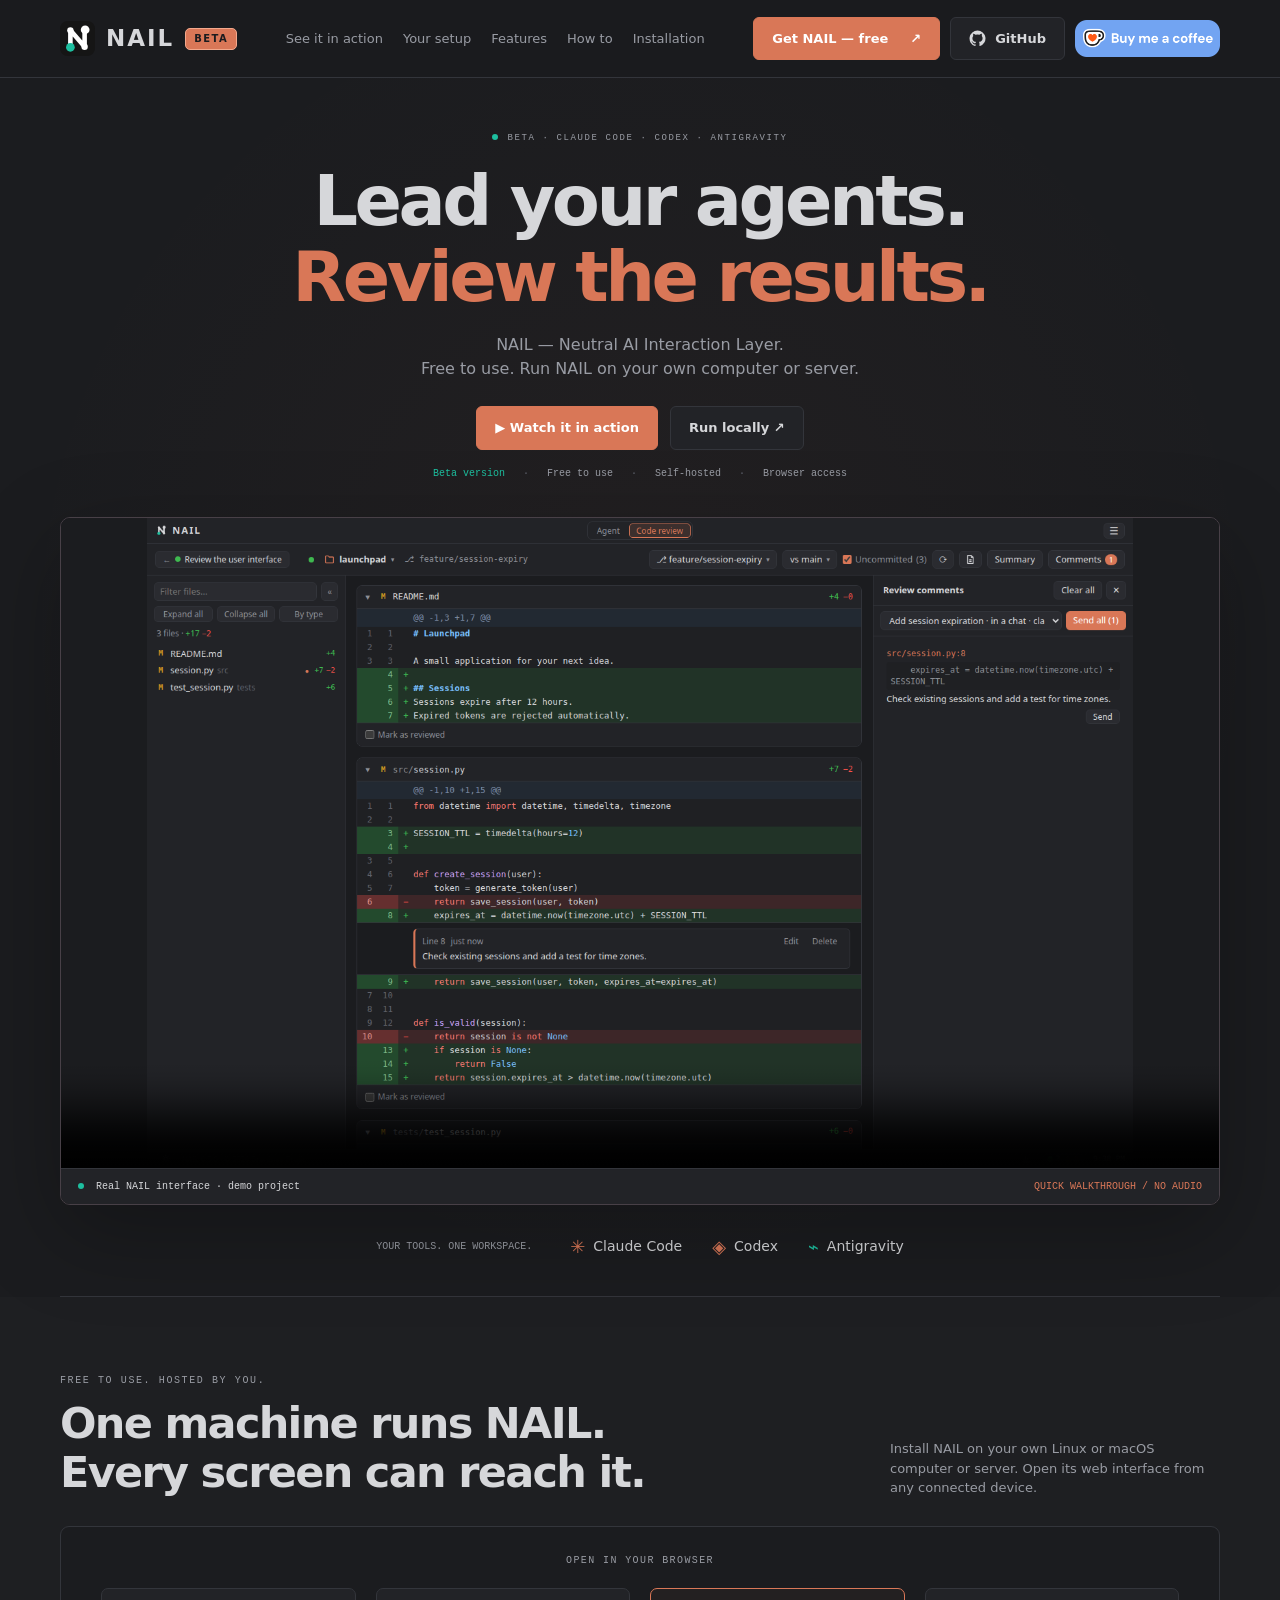
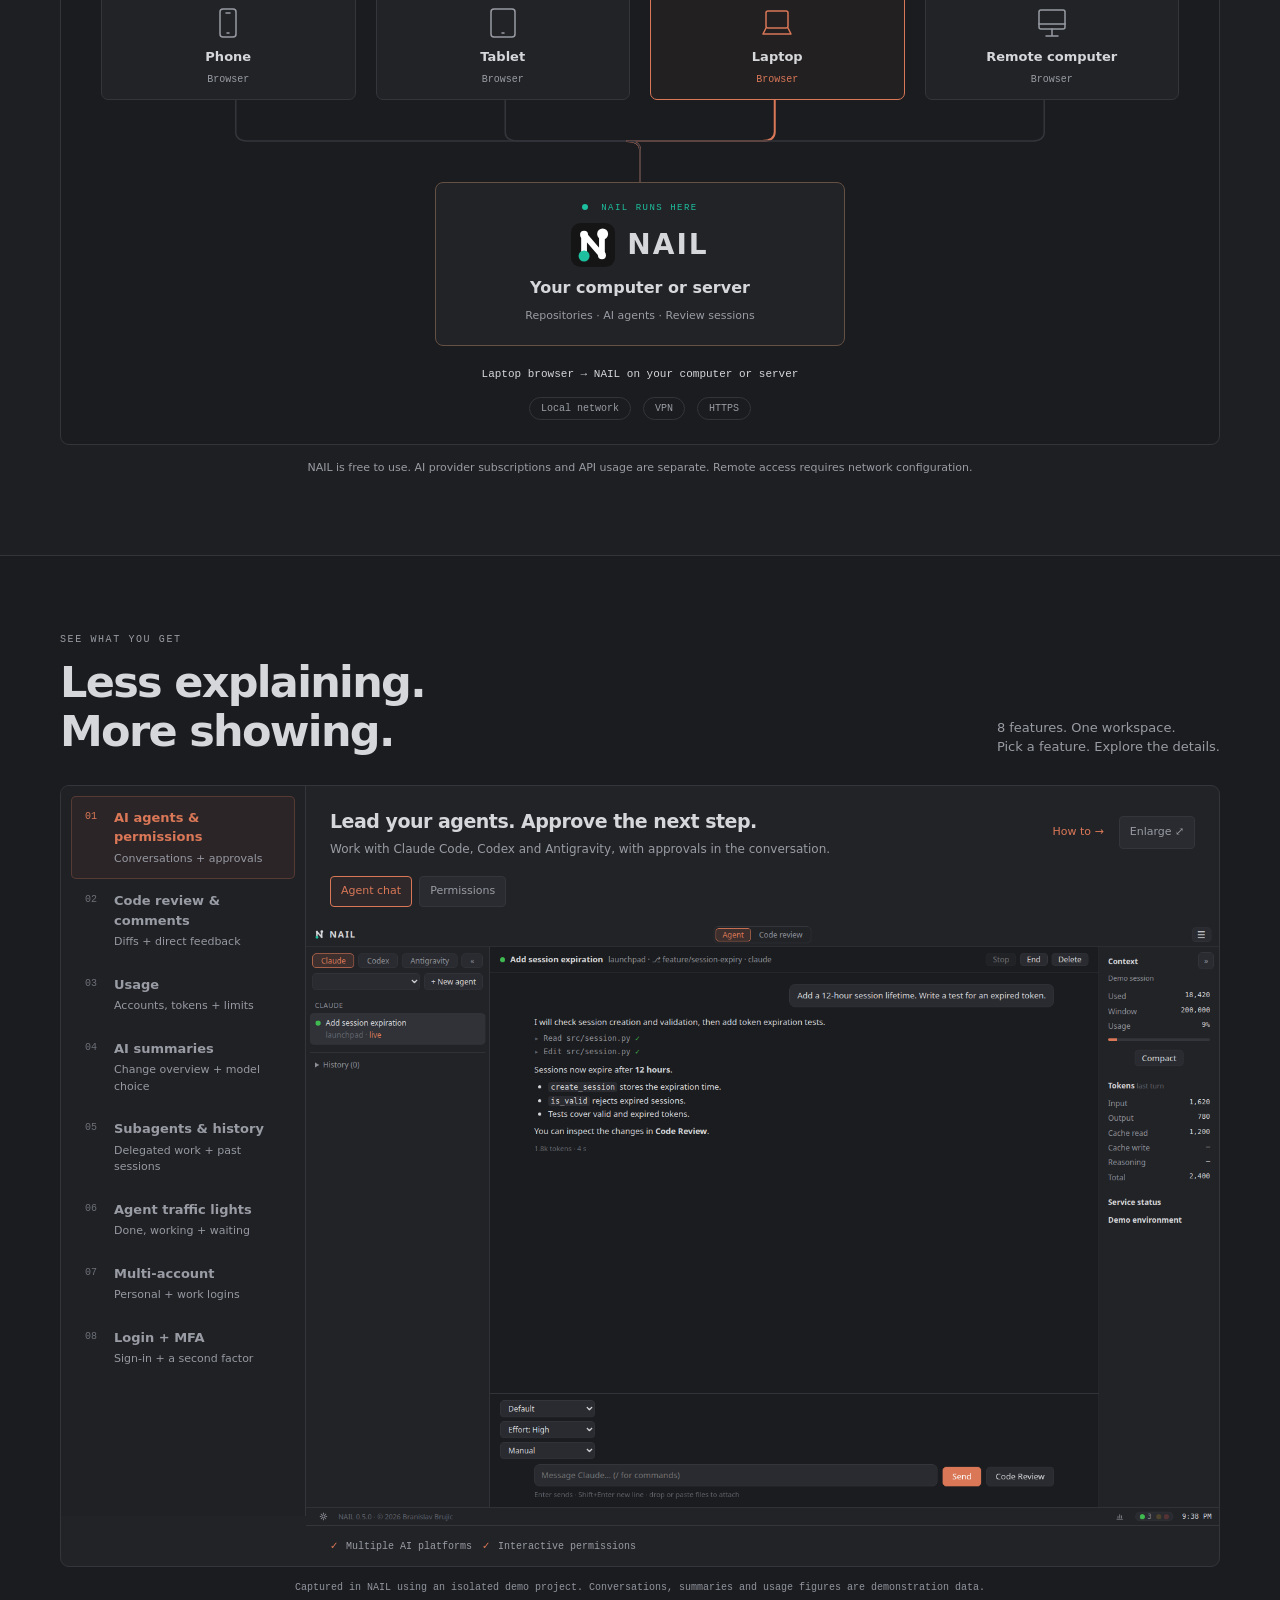
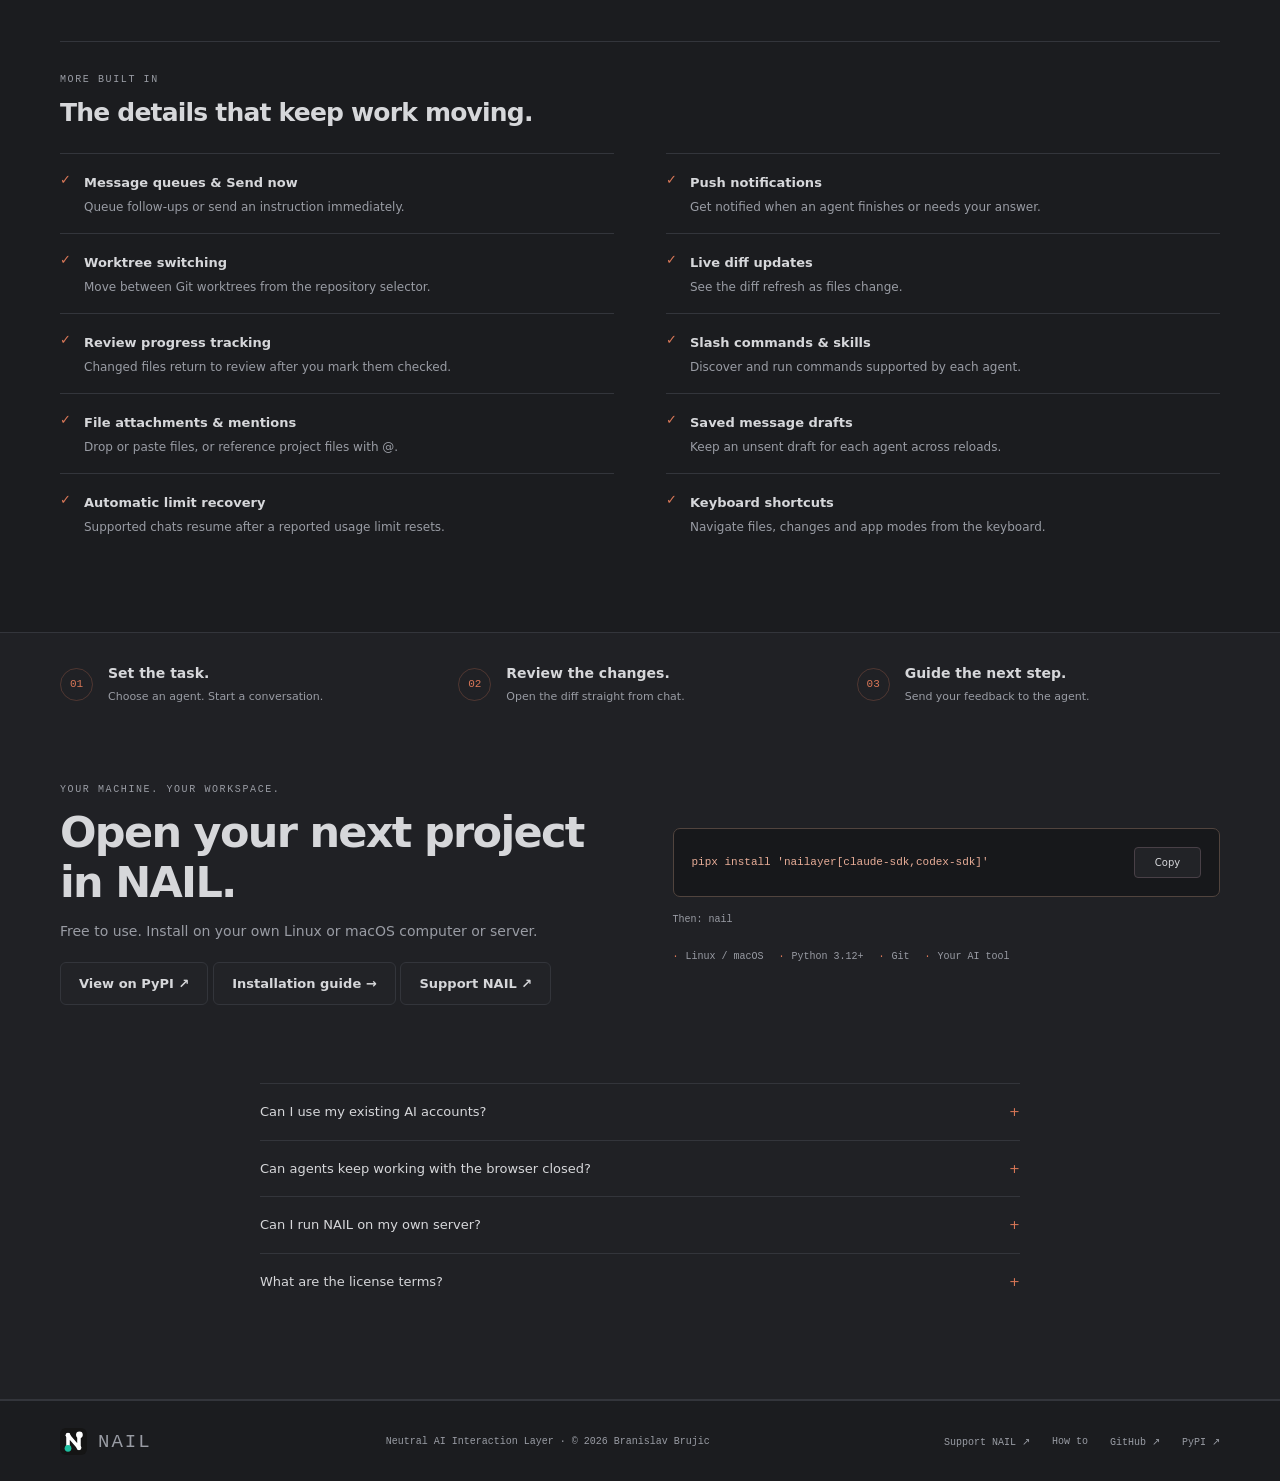
<file: index.html>
<!doctype html>
<html lang="en"><head>
<!-- Google tag (gtag.js) -->
<script async src="https://www.googletagmanager.com/gtag/js?id=G-FCJTDLZGXX"></script>
<script>
  window.dataLayer = window.dataLayer || [];
  function gtag(){dataLayer.push(arguments);}
  gtag('js', new Date());
  gtag('config', 'G-FCJTDLZGXX');
</script>
<meta charset="utf-8"><meta name="viewport" content="width=device-width,initial-scale=1"><meta name="theme-color" content="#1b1c1f"><meta name="description" content="NAIL is free to use and runs on your own computer or server. Access your AI agents and code reviews from a phone, tablet, laptop or remote computer."><link rel="icon" href="assets/nail.svg" type="image/svg+xml"><title>NAIL — Lead your agents. Review the results.</title>
<style>
:root{color-scheme:dark;--bg:#1b1c1f;--panel:#222327;--panel2:#2a2b30;--border:#33353b;--text:#d6d7da;--dim:#999ca4;--accent:#d97757;--teal:#1dbf9f;--mono:ui-monospace,SFMono-Regular,Consolas,monospace}*{box-sizing:border-box}html{scroll-behavior:smooth;scroll-padding-top:90px}body{margin:0;background:var(--bg);color:var(--text);font:15px/1.5 system-ui,-apple-system,'Segoe UI',sans-serif}button,a{-webkit-tap-highlight-color:transparent}button{font:inherit;cursor:pointer}a{color:inherit;text-decoration:none}a:focus-visible,button:focus-visible,summary:focus-visible{outline:2px solid var(--accent);outline-offset:5px}::selection{background:var(--accent);color:#fff}.wrap{max-width:1240px;padding:0 40px;margin:auto}header{position:sticky;top:0;z-index:20;background:#1b1c1ff2;backdrop-filter:blur(16px);border-bottom:1px solid var(--border)}nav{height:77px;display:flex;align-items:center;justify-content:space-between;gap:20px}.brand{display:flex;align-items:center;gap:11px;font-weight:750;font-size:23px;letter-spacing:2px}.brand img{width:35px;height:35px}.navlinks{display:flex;gap:30px;color:var(--dim);font-size:13px}.navlinks a:hover{color:var(--text)}.btn{display:inline-flex;justify-content:center;align-items:center;gap:22px;border:1px solid var(--border);border-radius:6px;padding:11px 18px;background:var(--panel);color:var(--text);font-size:13px;font-weight:550;transition:background .15s,border-color .15s}.btn:hover{border-color:#5c606b;background:#303137}.btn.primary{background:var(--accent);border-color:var(--accent);color:#fff}.btn.primary:hover{background:#e28365}.eyebrow{font:10px var(--mono);letter-spacing:1.6px;color:var(--dim);text-transform:uppercase}.eyebrow .lamp{margin-right:9px}.lamp{display:inline-block;width:6px;height:6px;border-radius:50%;background:var(--teal)}.hero{text-align:center;padding:55px 0 0;background:radial-gradient(ellipse at 50% 45%,#d977570a,transparent 70%)}h1{font-size:clamp(40px,5.8vw,70px);line-height:1.08;letter-spacing:-3.5px;font-weight:620;margin:21px 0 18px}h1 span{color:var(--accent)}.hero-copy{font-size:16px;color:var(--dim);max-width:550px;margin:0 auto 25px}.hero-actions{display:flex;gap:12px;justify-content:center}.hero .eyebrow{font-size:9px}.film{position:relative;margin-top:38px;border:1px solid #484047;border-radius:10px;overflow:hidden;box-shadow:0 28px 90px #0004;background:#16171a;text-align:left}.film video{display:block;width:100%;height:auto;aspect-ratio:1440/950;max-height:650px;background:#1b1c1f;object-fit:contain}.film-bar{display:flex;align-items:center;justify-content:space-between;gap:15px;background:var(--panel);padding:12px 17px;border-top:1px solid var(--border);font:10px var(--mono);color:var(--dim)}.film-bar strong{font-weight:500;color:var(--text)}.play-tag{color:var(--accent)}.providers{display:flex;justify-content:center;align-items:center;gap:30px;padding:28px 0 36px;border-bottom:1px solid var(--border);font-size:14px}.providers small{font:10px var(--mono);color:var(--dim);margin-right:8px}.provider{display:flex;gap:8px;align-items:center}.provider i{font-style:normal;font-size:18px;color:var(--accent)}.provider:last-child i{color:var(--teal)}section{padding:78px 0}.section-top{display:flex;align-items:end;justify-content:space-between;gap:30px;margin-bottom:28px}h2{font-size:clamp(29px,3.5vw,43px);font-weight:560;line-height:1.15;letter-spacing:-1.7px;margin:13px 0 0}.section-top p{font-size:13px;color:var(--dim);max-width:270px;margin:0}.showcase{display:grid;grid-template-columns:245px 1fr;border:1px solid var(--border);border-radius:9px;overflow:hidden;background:var(--panel)}.feature-tabs{display:flex;flex-direction:column;max-height:730px;overflow-y:auto;scrollbar-width:thin;padding:10px;border-right:1px solid var(--border);background:#202125}.feature-tabs button{border:1px solid transparent;border-radius:5px;background:transparent;color:var(--dim);text-align:left;padding:11px 13px;display:grid;grid-template-columns:20px 1fr;gap:9px;align-items:start}.feature-tabs button span:first-child{font:10px var(--mono);padding-top:3px;color:#6d7079}.feature-tabs button strong{font-size:13px;font-weight:550;display:block}.feature-tabs button small{font-size:11px;display:block;color:#9699a2;margin-top:4px}.feature-tabs button[aria-selected=true]{background:#d9775710;border-color:#d9775740;color:var(--accent)}.feature-tabs button[aria-selected=true] span:first-child{color:var(--accent)}.feature-tabs button:hover{background:#ffffff05}.feature-panel{min-width:0}.feature-topline{padding:21px 24px 18px;display:flex;justify-content:space-between;align-items:center;gap:15px}.feature-topline h3{font-size:19px;letter-spacing:-.5px;font-weight:550;margin:0 0 5px}.feature-topline p{font-size:12px;color:var(--dim);margin:0}.zoom{border:1px solid var(--border);padding:7px 10px;border-radius:4px;color:var(--dim);background:var(--panel2);font-size:11px;white-space:nowrap}.shot-button{display:block;border:0;background:#1b1c1f;padding:0;width:100%;cursor:zoom-in}.shot-button img{display:block;width:100%;height:auto;aspect-ratio:1440/950;object-fit:contain}.feature-pills{display:flex;gap:10px;flex-wrap:wrap;padding:14px 24px;border-top:1px solid var(--border);font:10px var(--mono);color:var(--dim)}.feature-pills span:before{content:'✓';color:var(--accent);margin-right:8px}.gallery-note{text-align:center;font:10px var(--mono);color:#91949e;margin-top:15px}.workflow{border-block:1px solid var(--border);padding:30px 0;background:#202125}.workflow-inner{display:grid;grid-template-columns:repeat(3,1fr);gap:35px}.flow{display:flex;gap:15px;align-items:center}.flow-number{font:11px var(--mono);color:var(--accent);border:1px solid #d9775740;border-radius:50%;width:33px;height:33px;display:grid;place-items:center;flex-shrink:0}.flow strong{font-size:14px;font-weight:550;display:block}.flow small{font-size:11px;color:var(--dim)}.install{display:grid;grid-template-columns:1fr 1fr;gap:65px;align-items:center}.install p{color:var(--dim);font-size:14px;margin-bottom:20px}.command{display:flex;align-items:center;justify-content:space-between;gap:12px;border:1px solid #51443e;border-radius:7px;padding:18px;background:#17181b;overflow:auto}.command code{font:11px var(--mono);white-space:nowrap;color:#e8ad98}.command button{border:1px solid #494047;border-radius:4px;background:var(--panel);color:var(--text);padding:7px 10px;min-width:67px;font-size:10px}.install-hint{font:10px/1.9 var(--mono);color:var(--dim);margin-top:13px}.requirements{display:flex;gap:15px;color:var(--dim);font:10px var(--mono);margin-top:22px}.requirements span:before{content:'·';margin-right:7px;color:var(--accent)}.faq{padding:0 0 60px;max-width:760px;margin:auto}details{border-top:1px solid var(--border);padding:18px 0}summary{font-size:13px;cursor:pointer;list-style:none;display:flex;justify-content:space-between;gap:15px}summary::after{content:'+';color:var(--accent)}details[open] summary::after{content:'−'}details p{color:var(--dim);font-size:12px;margin:14px 25px 0 0}footer{border-top:1px solid var(--border);padding:25px 0}.footer-inner{display:flex;justify-content:space-between;align-items:center;gap:20px}.footer-inner p,.footer-inner>a{font:10px var(--mono);color:var(--dim)}.footer-inner .brand{font-size:19px}.footer-inner .brand img{width:27px;height:27px}.zoom-dialog{padding:0;border:1px solid #50525a;border-radius:8px;background:var(--bg);max-width:min(96vw,1600px);width:96vw;max-height:96vh;color:var(--text)}.zoom-dialog::backdrop{background:#000d;backdrop-filter:blur(5px)}.dialog-top{display:flex;justify-content:space-between;align-items:center;padding:12px 18px;font-size:12px;border-bottom:1px solid var(--border)}.dialog-top button{background:var(--panel);border:1px solid var(--border);border-radius:4px;color:var(--text);padding:5px 10px}.zoom-dialog img{display:block;max-width:100%;max-height:calc(96vh - 56px);width:auto;height:auto;margin:auto}.noscript-note{color:var(--dim);font-size:12px;padding:15px} [hidden]{display:none!important}@media(max-width:900px){.wrap{padding:0 25px}.showcase{grid-template-columns:205px 1fr}.feature-tabs button{padding:15px 9px}.feature-tabs button small{font-size:10px}.feature-topline{padding:16px}.feature-topline h3{font-size:16px}.feature-topline p{font-size:11px}.feature-pills{padding:12px 16px}.install{gap:30px}.command{padding:14px}.command code{font-size:10px}.navlinks{gap:18px}.hero{padding-top:42px}h1{letter-spacing:-2.5px}.workflow-inner{gap:20px}}@media(max-width:650px){.wrap{padding:0 18px}nav{height:67px}.navlinks{display:none}.brand{font-size:20px}.brand img{width:30px;height:30px}nav .btn{font-size:11px;padding:9px 12px}.hero{padding-top:35px}h1{font-size:44px;letter-spacing:-2.4px}.hero-copy{font-size:14px;max-width:330px}.hero-actions .btn{padding:10px 13px;font-size:12px;gap:12px}.film{margin-top:28px;border-radius:7px}.film-bar{padding:11px;font-size:8px}.film-bar span:last-child{display:none}.providers{gap:19px;padding:22px 0 25px;font-size:11px;flex-wrap:wrap}.providers small{width:100%;text-align:center;margin:0}.provider i{font-size:15px}section{padding:50px 0}.section-top{display:block}.section-top p{margin-top:15px;max-width:none;font-size:12px}h2{font-size:31px}.showcase{display:block}.feature-tabs{flex-direction:row;max-height:none;overflow:auto;border-right:0;border-bottom:1px solid var(--border);padding:7px;scrollbar-width:thin;gap:5px}.feature-tabs button{flex-shrink:0;display:block;padding:10px 13px}.feature-tabs button span:first-child,.feature-tabs small{display:none}.feature-tabs button strong{font-size:12px}.feature-topline{gap:12px;align-items:start;padding:18px 15px}.feature-topline p{max-width:245px}.zoom{font-size:10px;padding:6px}.feature-pills{font-size:9px;gap:12px}.gallery-note{font-size:8px;line-height:1.8}.workflow-inner{grid-template-columns:1fr;gap:22px}.workflow{padding:27px 0}.install{grid-template-columns:1fr;gap:22px}.install p{font-size:13px}.command code{font-size:9px}.command{padding:14px 11px}.requirements{font-size:9px;gap:10px}.faq{padding:0 18px 40px}.footer-inner{flex-wrap:wrap}.footer-inner p{order:3;width:100%;font-size:9px}.footer-inner>a{font-size:10px}.zoom-dialog{max-width:99vw;width:99vw}.dialog-top{padding:10px;font-size:10px}.hero .eyebrow{font-size:8px;letter-spacing:1.3px}}@media(prefers-reduced-motion:reduce){html{scroll-behavior:auto}*{transition:none!important}}
.feature-subviews{display:flex;gap:7px;padding:0 24px 16px;flex-wrap:wrap}.feature-subviews button{font-size:11px;background:var(--panel2);border:1px solid var(--border);color:var(--dim);padding:6px 10px;border-radius:4px}.feature-subviews button[aria-pressed="true"]{color:var(--accent);border-color:var(--accent);background:#d9775710}@media(max-width:650px){.feature-subviews{padding:0 15px 14px}}
.extra-features{margin-top:48px;padding-top:32px;border-top:1px solid var(--border)}.extra-features h3{margin:12px 0 25px;font-size:25px;font-weight:550;letter-spacing:-.8px;line-height:1.25}.extra-feature-list{list-style:none;margin:0;padding:0;display:grid;grid-template-columns:repeat(2,minmax(0,1fr));column-gap:52px}.extra-feature-list li{display:flex;gap:13px;padding:17px 0;border-top:1px solid var(--border)}.extra-check{color:var(--accent);font:13px/1.6 var(--mono);flex:none}.extra-feature-list strong{font-size:13px;font-weight:550}.extra-feature-list p{font-size:12px;color:var(--dim);margin:4px 0 0;line-height:1.55}@media(max-width:650px){.extra-features{margin-top:30px;padding-top:25px}.extra-features h3{font-size:23px}.extra-feature-list{grid-template-columns:1fr}.extra-feature-list li{padding:15px 0}}
.hosting-promise{display:flex;justify-content:center;gap:18px;margin:18px 0 0;color:var(--dim);font:10px var(--mono)}.hosting-promise span:first-child{color:var(--teal)}.hosting-promise span+span:before{content:'·';margin-right:18px;color:#60646e}.hosting-section{border-bottom:1px solid var(--border);background:#1e1f22}.hosting-section .section-top p{max-width:330px}.hosting-graphic{border:1px solid var(--border);border-radius:9px;background:var(--bg);padding:28px 40px 24px}.diagram-caption{font:10px var(--mono);letter-spacing:1.4px;color:var(--dim);text-align:center;margin-bottom:22px}.device-grid{display:grid;grid-template-columns:repeat(4,minmax(0,1fr));gap:20px}.device-node{display:flex;align-items:center;flex-direction:column;gap:8px;background:var(--panel);border:1px solid var(--border);border-radius:7px;color:var(--dim);padding:18px 10px 14px;transition:border-color .2s,background .2s,color .2s}.device-node svg{width:32px;height:32px}.device-node strong{font-size:13px;color:var(--text);font-weight:550}.device-node>span{font:10px var(--mono)}.device-node:hover,.device-node[aria-pressed="true"]{border-color:var(--accent);background:#d977570a;color:var(--accent)}.connection-lines{display:block;width:100%;height:82px;overflow:visible}.device-wire{stroke:var(--border);stroke-width:1.6;vector-effect:non-scaling-stroke}.device-wire.selected{stroke:var(--accent);stroke-width:2}.nail-host{border:1px solid #655044;border-radius:8px;background:var(--panel);padding:20px 24px;text-align:center;max-width:410px;margin:auto}.host-kicker{font:9px var(--mono);letter-spacing:1.5px;color:var(--teal);margin-bottom:10px}.host-kicker .lamp{margin-right:6px}.host-brand{display:flex;align-items:center;justify-content:center;gap:12px;font-size:28px;letter-spacing:2px;font-weight:700;margin-bottom:9px}.nail-host>strong{font-size:16px;font-weight:550}.nail-host>p{color:var(--dim);font-size:11px;margin:8px 0 0}.connection-route{text-align:center;font:11px/1.6 var(--mono);color:var(--text);margin:20px 0 14px}.connection-methods{display:flex;justify-content:center;gap:12px}.connection-methods span{font:10px var(--mono);color:var(--dim);border:1px solid var(--border);border-radius:20px;padding:5px 11px}.hosting-footnote{text-align:center;color:var(--dim);font-size:11px;margin:15px 0 0}@media(max-width:650px){.hosting-promise{font-size:9px;gap:11px}.hosting-promise span+span:before{margin-right:11px}.hosting-graphic{padding:22px 14px}.device-grid{gap:7px}.device-node{padding:13px 4px 11px;gap:6px}.device-node svg{width:26px;height:26px}.device-node strong{font-size:10px;line-height:1.4;min-height:28px;display:flex;align-items:center;text-align:center}.device-node>span{font-size:8px}.diagram-caption{font-size:8px;letter-spacing:1px;margin-bottom:17px}.connection-lines{height:65px}.nail-host{padding:18px 12px;max-width:300px}.host-brand{font-size:25px}.host-brand img{width:36px;height:36px}.nail-host>strong{font-size:14px}.nail-host>p{font-size:10px}.connection-route{font-size:9px;max-width:280px;margin:18px auto 13px;min-height:30px}.connection-methods{gap:7px}.connection-methods span{font-size:9px;padding:5px 9px}.hosting-footnote{font-size:10px;line-height:1.7}.hosting-section h2{font-size:29px}}@media(prefers-reduced-motion:reduce){.device-node{transition:none}}
.hero-actions{flex-wrap:wrap}.github-placeholder{gap:9px}
.header-actions{display:flex;align-items:center;gap:10px;flex-shrink:0}.footer-actions{display:flex;align-items:center;gap:22px;font:10px var(--mono);color:var(--dim)}@media(max-width:650px){nav{gap:10px}.header-actions{gap:7px}.header-actions .btn{font-size:10px;padding:9px;gap:7px}.header-actions .btn svg{width:15px;height:15px}.footer-actions{gap:18px}}@media(max-width:360px){nav .brand{font-size:18px;gap:7px}nav .brand img{width:26px;height:26px}.header-actions .btn{font-size:9px;padding:8px;gap:6px}}
.feature-help{font-size:11px;color:var(--accent);white-space:nowrap;margin-left:auto}.navlinks{gap:20px}@media(min-width:651px) and (max-width:1000px){.navlinks a[href="#walkthrough-demo"],.navlinks a[href="#installation"]{display:none}}@media(max-width:650px){.feature-topline{flex-wrap:wrap}.feature-topline>div{flex:1 1 100%}.feature-help{margin-left:0}}
@media(max-width:600px){.header-actions{gap:6px}.header-actions .btn{padding:9px 10px;font-size:11px}.header-actions .support-link{white-space:nowrap}}.header-actions .kofi-link{display:inline-flex;flex-shrink:0;align-items:center}.kofi-link img{display:block;width:145px;height:auto}@media(max-width:600px){.kofi-link img{width:110px}}@media(max-width:470px){nav .navlinks{display:none}.kofi-link img{width:100px}}.brand-beta{display:inline-block;background:#d97757;color:#1b1c1f;border:1px solid #f3a88c;border-radius:5px;padding:4px 8px;font-size:10px;line-height:1.2;letter-spacing:1.4px;font-weight:800;flex-shrink:0}@media(max-width:600px){header .brand{gap:5px}.brand-beta{font-size:9px;padding:3px 5px;letter-spacing:1px}}</style></head><body>
<header><nav class="wrap" aria-label="Main navigation"><a class="brand" href="#" aria-label="NAIL home"><img src="assets/nail.svg" alt="" width="35" height="35">NAIL<span class="brand-beta">BETA</span></a><div class="navlinks"><a href="#walkthrough-demo">See it in action</a><a href="#self-hosted">Your setup</a><a href="#features">Features</a><a href="how-to.html">How to</a><a href="#installation">Installation</a></div><div class="header-actions"><a class="btn primary" href="#installation">Get NAIL — free <span>↗</span></a><a class="btn github-placeholder" id="github-link" href="https://github.com/branislav-brujic/nail" aria-label="GitHub repository" target="_blank" rel="noopener noreferrer"><svg width="17" height="17" viewBox="0 0 24 24" fill="currentColor" aria-hidden="true"><path d="M12 .75a11.25 11.25 0 0 0-3.558 21.923c.563.105.769-.244.769-.542 0-.267-.01-.975-.015-1.914-3.13.68-3.79-1.508-3.79-1.508-.511-1.3-1.25-1.646-1.25-1.646-1.022-.699.077-.685.077-.685 1.13.08 1.725 1.16 1.725 1.16 1.005 1.722 2.638 1.225 3.28.937.102-.729.393-1.226.715-1.508-2.498-.284-5.124-1.249-5.124-5.56 0-1.228.439-2.232 1.16-3.019-.116-.284-.503-1.429.11-2.978 0 0 .945-.303 3.094 1.153a10.8 10.8 0 0 1 5.63 0c2.148-1.456 3.091-1.153 3.091-1.153.615 1.549.228 2.694.112 2.978.722.787 1.158 1.791 1.158 3.019 0 4.322-2.63 5.273-5.136 5.551.404.349.765 1.034.765 2.084 0 1.505-.014 2.719-.014 3.089 0 .3.203.653.774.542A11.25 11.25 0 0 0 12 .75Z"/></svg>GitHub</a><a class="kofi-link" href="https://ko-fi.com/branislavbrujic" target="_blank" rel="noopener noreferrer" aria-label="Support NAIL on Ko-fi"><img src="assets/kofi-support.png" alt="Buy me a coffee on Ko-fi" width="145" height="37"></a></div></nav></header>
<main><div class="hero"><div class="wrap"><div class="eyebrow"><i class="lamp"></i>BETA · CLAUDE CODE · CODEX · ANTIGRAVITY</div><h1>Lead your agents.<br><span>Review the results.</span></h1><p class="hero-copy">NAIL — Neutral AI Interaction Layer.<br>Free to use. Run NAIL on your own computer or server.</p><div class="hero-actions"><button class="btn primary" id="watch-video">▶ Watch it in action</button><a class="btn" href="#installation">Run locally ↗</a></div><p class="hosting-promise"><span>Beta version</span><span>Free to use</span><span>Self-hosted</span><span>Browser access</span></p>
<div class="film" id="walkthrough-demo"><video id="walkthrough" controls muted playsinline preload="metadata" poster="assets/comments-en.png" width="1440" height="950" aria-label="A short walkthrough of the real NAIL interface using a demo project"><source src="assets/nail-walkthrough-en.mp4" type="video/mp4"><track kind="captions" src="assets/walkthrough-en.vtt" srclang="en" label="English">Your browser does not support video. <a href="assets/nail-walkthrough-en.mp4">Download the video</a>.</video><div class="film-bar"><strong><i class="lamp"></i> &nbsp;Real NAIL interface · demo project</strong><span class="play-tag">QUICK WALKTHROUGH / NO AUDIO</span></div></div>
<div class="providers"><small>YOUR TOOLS. ONE WORKSPACE.</small><span class="provider"><i>✳</i> Claude Code</span><span class="provider"><i>◈</i> Codex</span><span class="provider"><i>⌁</i> Antigravity</span></div></div></div>
<section class="hosting-section" id="self-hosted" aria-labelledby="hosting-title"><div class="wrap"><div class="section-top"><div><div class="eyebrow">FREE TO USE. HOSTED BY YOU.</div><h2 id="hosting-title">One machine runs NAIL.<br>Every screen can reach it.</h2></div><p>Install NAIL on your own Linux or macOS computer or server. Open its web interface from any connected device.</p></div><div class="hosting-graphic" aria-label="Diagram showing four browser devices connecting to NAIL on your own computer or server"><div class="diagram-caption">OPEN IN YOUR BROWSER</div><div class="device-grid"><button type="button" class="device-node" data-device="phone" aria-pressed="false"><svg viewBox="0 0 32 32" fill="none" stroke="currentColor" stroke-width="1.5" stroke-linecap="round" stroke-linejoin="round" aria-hidden="true"><rect x="8" y="2" width="16" height="28" rx="3"/><path d="M14 6h4M15 26h2"/></svg><strong>Phone</strong><span>Browser</span></button><button type="button" class="device-node" data-device="tablet" aria-pressed="false"><svg viewBox="0 0 32 32" fill="none" stroke="currentColor" stroke-width="1.5" stroke-linecap="round" stroke-linejoin="round" aria-hidden="true"><rect x="4" y="2" width="24" height="28" rx="3"/><path d="M15 26h2"/></svg><strong>Tablet</strong><span>Browser</span></button><button type="button" class="device-node" data-device="laptop" aria-pressed="true"><svg viewBox="0 0 32 32" fill="none" stroke="currentColor" stroke-width="1.5" stroke-linecap="round" stroke-linejoin="round" aria-hidden="true"><rect x="5" y="4" width="22" height="17" rx="2"/><path d="M5 21 2 27h28l-3-6M12 27h8"/></svg><strong>Laptop</strong><span>Browser</span></button><button type="button" class="device-node" data-device="remote" aria-pressed="false"><svg viewBox="0 0 32 32" fill="none" stroke="currentColor" stroke-width="1.5" stroke-linecap="round" stroke-linejoin="round" aria-hidden="true"><rect x="3" y="3" width="26" height="19" rx="2"/><path d="M16 22v6M10 29h12M3 17h26"/></svg><strong>Remote computer</strong><span>Browser</span></button></div><svg class="connection-lines" viewBox="0 0 800 90" preserveAspectRatio="none" fill="none" aria-hidden="true"><path class="device-wire" data-wire="phone" d="M100 0V35Q100 45 110 45H390Q400 45 400 55V90"/><path class="device-wire" data-wire="tablet" d="M300 0V35Q300 45 310 45H390Q400 45 400 55V90"/><path class="device-wire selected" data-wire="laptop" d="M500 0V35Q500 45 490 45H390Q400 45 400 55V90"/><path class="device-wire" data-wire="remote" d="M700 0V35Q700 45 690 45H390Q400 45 400 55V90"/></svg><div class="nail-host"><div class="host-kicker"><i class="lamp"></i> NAIL RUNS HERE</div><div class="host-brand"><img src="assets/nail.svg" width="44" height="44" alt="">NAIL</div><strong>Your computer or server</strong><p>Repositories · AI agents · Review sessions</p></div><p class="connection-route" id="connection-route" aria-live="polite">Laptop browser → NAIL on your computer or server</p><div class="connection-methods"><span>Local network</span><span>VPN</span><span>HTTPS</span></div></div><p class="hosting-footnote">NAIL is free to use. AI provider subscriptions and API usage are separate. Remote access requires network configuration.</p></div></section>
<section id="features"><div class="wrap"><div class="section-top"><div><div class="eyebrow">SEE WHAT YOU GET</div><h2>Less explaining.<br>More showing.</h2></div><p>8 features. One workspace.<br>Pick a feature. Explore the details.</p></div>
<div class="showcase"><div class="feature-tabs" role="tablist" aria-label="Feature views"><button role="tab" id="tab-agents" aria-selected="true" aria-controls="feature-panel" data-feature="0"><span>01</span><span><strong>AI agents & permissions</strong><small>Conversations + approvals</small></span></button><button role="tab" id="tab-review" aria-selected="false" aria-controls="feature-panel" data-feature="1" tabindex="-1"><span>02</span><span><strong>Code review & comments</strong><small>Diffs + direct feedback</small></span></button><button role="tab" id="tab-usage" aria-selected="false" aria-controls="feature-panel" data-feature="2" tabindex="-1"><span>03</span><span><strong>Usage</strong><small>Accounts, tokens + limits</small></span></button><button role="tab" id="tab-summary" aria-selected="false" aria-controls="feature-panel" data-feature="3" tabindex="-1"><span>04</span><span><strong>AI summaries</strong><small>Change overview + model choice</small></span></button><button role="tab" id="tab-subagents-history" aria-selected="false" aria-controls="feature-panel" data-feature="4" tabindex="-1"><span>05</span><span><strong>Subagents & history</strong><small>Delegated work + past sessions</small></span></button><button role="tab" id="tab-traffic-lights" aria-selected="false" aria-controls="feature-panel" data-feature="5" tabindex="-1"><span>06</span><span><strong>Agent traffic lights</strong><small>Done, working + waiting</small></span></button><button role="tab" id="tab-multi-account" aria-selected="false" aria-controls="feature-panel" data-feature="6" tabindex="-1"><span>07</span><span><strong>Multi-account</strong><small>Personal + work logins</small></span></button><button role="tab" id="tab-login-mfa" aria-selected="false" aria-controls="feature-panel" data-feature="7" tabindex="-1"><span>08</span><span><strong>Login + MFA</strong><small>Sign-in + a second factor</small></span></button></div>
<div class="feature-panel" id="feature-panel" role="tabpanel" aria-labelledby="tab-agents"><div class="feature-topline"><div aria-live="polite"><h3 id="feature-title">Lead your agents. Approve the next step.</h3><p id="feature-description">Work with Claude Code, Codex and Antigravity, with approvals in the conversation.</p></div><a class="feature-help" id="feature-help" href="how-to.html#chat">How to →</a><button class="zoom" id="zoom-feature" aria-label="Enlarge feature screenshot">Enlarge ⤢</button></div><div class="feature-subviews" id="feature-subviews" role="group" aria-label="Screenshots for this feature"></div><button class="shot-button" id="feature-image-button" aria-label="Open full-size application screenshot"><img id="feature-image" src="assets/agents-en.png" alt="Real NAIL agent mode: conversation, platform tabs and context panel." width="1440" height="950" loading="lazy"></button><div class="feature-pills" id="feature-pills"><span>Multiple AI platforms</span><span>Interactive permissions</span></div></div></div><p class="gallery-note">Captured in NAIL using an isolated demo project. Conversations, summaries and usage figures are demonstration data.</p>
<div class="extra-features" aria-labelledby="extra-features-title"><div class="eyebrow">MORE BUILT IN</div><h3 id="extra-features-title">The details that keep work moving.</h3><ul class="extra-feature-list"><li><span class="extra-check" aria-hidden="true">✓</span><div><strong>Message queues & Send now</strong><p>Queue follow-ups or send an instruction immediately.</p></div></li><li><span class="extra-check" aria-hidden="true">✓</span><div><strong>Push notifications</strong><p>Get notified when an agent finishes or needs your answer.</p></div></li><li><span class="extra-check" aria-hidden="true">✓</span><div><strong>Worktree switching</strong><p>Move between Git worktrees from the repository selector.</p></div></li><li><span class="extra-check" aria-hidden="true">✓</span><div><strong>Live diff updates</strong><p>See the diff refresh as files change.</p></div></li><li><span class="extra-check" aria-hidden="true">✓</span><div><strong>Review progress tracking</strong><p>Changed files return to review after you mark them checked.</p></div></li><li><span class="extra-check" aria-hidden="true">✓</span><div><strong>Slash commands & skills</strong><p>Discover and run commands supported by each agent.</p></div></li><li><span class="extra-check" aria-hidden="true">✓</span><div><strong>File attachments & mentions</strong><p>Drop or paste files, or reference project files with @.</p></div></li><li><span class="extra-check" aria-hidden="true">✓</span><div><strong>Saved message drafts</strong><p>Keep an unsent draft for each agent across reloads.</p></div></li><li><span class="extra-check" aria-hidden="true">✓</span><div><strong>Automatic limit recovery</strong><p>Supported chats resume after a reported usage limit resets.</p></div></li><li><span class="extra-check" aria-hidden="true">✓</span><div><strong>Keyboard shortcuts</strong><p>Navigate files, changes and app modes from the keyboard.</p></div></li></ul></div></div></section>
<div class="workflow"><div class="wrap workflow-inner"><div class="flow"><span class="flow-number">01</span><div><strong>Set the task.</strong><small>Choose an agent. Start a conversation.</small></div></div><div class="flow"><span class="flow-number">02</span><div><strong>Review the changes.</strong><small>Open the diff straight from chat.</small></div></div><div class="flow"><span class="flow-number">03</span><div><strong>Guide the next step.</strong><small>Send your feedback to the agent.</small></div></div></div>
<section id="installation"><div class="wrap install"><div><div class="eyebrow">YOUR MACHINE. YOUR WORKSPACE.</div><h2>Open your next project<br>in NAIL.</h2><p>Free to use. Install on your own Linux or macOS computer or server.</p><a class="btn" href="https://pypi.org/project/nailayer/" target="_blank" rel="noopener noreferrer">View on PyPI ↗</a> <a class="btn" href="how-to.html#install">Installation guide →</a> <a class="btn" href="https://ko-fi.com/branislavbrujic" target="_blank" rel="noopener noreferrer">Support NAIL ↗</a></div><div><div class="command"><code id="install-command">pipx install 'nailayer[claude-sdk,codex-sdk]'</code><button id="copy-install">Copy</button></div><div class="install-hint" id="copy-status" aria-live="polite">Then: nail</div><div class="requirements"><span>Linux / macOS</span><span>Python 3.12+</span><span>Git</span><span>Your AI tool</span></div></div></div></section>
<div class="wrap"><div class="faq"><details><summary>Can I use my existing AI accounts?</summary><p>Yes. Supported CLI integrations reuse existing sign-ins, as do the Claude and Codex SDK adapters. The optional Antigravity SDK uses separate API or Vertex/ADC credentials. NAIL does not include an AI service subscription.</p></details><details><summary>Can agents keep working with the browser closed?</summary><p>Yes. Chats and queued messages stay active while the NAIL server is running. Resuming work, approvals and limit tracking depend on the integration.</p></details><details><summary>Can I run NAIL on my own server?</summary><p>Yes. User roles, MFA, HTTPS and an optional bubblewrap sandbox are available. You can also use a local Ollama model for AI summaries.</p></details><details><summary>What are the license terms?</summary><p>Free to use, modify and share, including within companies. The license does not permit selling the application on its own or as part of another product or paid service. See the full license included with the package.</p></details></div></div>
</main><footer><div class="wrap footer-inner"><a class="brand" href="#"><img src="assets/nail.svg" width="27" height="27" alt="">NAIL</a><p>Neutral AI Interaction Layer · © 2026 <a href="https://branislav.brujic.com" target="_blank" rel="noopener noreferrer">Branislav Brujic</a></p><div class="footer-actions"><a href="https://ko-fi.com/branislavbrujic" target="_blank" rel="noopener noreferrer">Support NAIL ↗</a><a href="how-to.html">How to</a><a href="https://github.com/branislav-brujic/nail" id="github-footer" aria-label="GitHub repository" target="_blank" rel="noopener noreferrer">GitHub ↗</a><a href="https://pypi.org/project/nailayer/" target="_blank" rel="noopener noreferrer">PyPI ↗</a></div></div></footer>
<dialog class="zoom-dialog" id="image-dialog" aria-labelledby="dialog-title"><div class="dialog-top"><span id="dialog-title">NAIL interface</span><button id="close-dialog" aria-label="Close full-size image">Close ×</button></div><img id="dialog-image" alt="Full-size NAIL application screenshot"></dialog>
<script>
const features=[{"id": "agents", "label": "AI agents & permissions", "small": "Conversations + approvals", "title": "Lead your agents. Approve the next step.", "description": "Work with Claude Code, Codex and Antigravity, with approvals in the conversation.", "pills": ["Multiple AI platforms", "Interactive permissions"], "shots": [{"image": "agents", "label": "Agent chat", "alt": "Real NAIL agent chat with platform tabs and completed tools."}, {"image": "permissions", "label": "Permissions", "alt": "Real NAIL permission request with Allow, Always allow and Deny."}]}, {"id": "review", "label": "Code review & comments", "small": "Diffs + direct feedback", "title": "Review the code. Send the feedback.", "description": "Inspect the diff, comment on exact lines and send your feedback to an agent.", "pills": ["Git branch comparisons", "Inline comments to agents"], "shots": [{"image": "comments", "label": "Review comments", "alt": "Real NAIL inline review comments and Send all panel."}, {"image": "one-file", "label": "Single-file view", "alt": "Real NAIL single-file diff with branch comparison and change navigation."}]}, {"id": "usage", "label": "Usage", "small": "Accounts, tokens + limits", "title": "See your AI usage in one window.", "description": "Switch providers to view recorded usage and available account limits.", "pills": ["Per-account usage", "Available rate limits"], "shots": [{"image": "usage", "label": "Claude Code usage", "alt": "Real NAIL Usage window showing Personal and Work account limits and token totals over 5 hours, today and 7 days."}, {"image": "usage-codex", "label": "Codex usage", "alt": "Real NAIL Codex Usage window showing reported limits and token totals."}]}, {"id": "summary", "label": "AI summaries", "small": "Change overview + model choice", "title": "Understand the changes before diving in.", "description": "See the purpose, key changes and areas that need a closer look.", "pills": ["AI diff summary", "Choose your summary model"], "shots": [{"image": "summary", "label": "Change summary", "alt": "Real NAIL Summary dialog describing code changes and review considerations."}, {"image": "settings", "label": "Model selection", "alt": "Real NAIL Settings with AI provider and summary model selection."}]}, {"id": "subagents-history", "label": "Subagents & history", "small": "Delegated work + past sessions", "title": "Follow every task. Keep the history.", "description": "See subagent progress beneath its parent and return to earlier conversations.", "pills": ["Subagent status", "Conversation history"], "shots": [{"image": "history", "label": "Subagents & history", "alt": "Real NAIL sidebar showing delegated subagents and expanded conversation history grouped by account."}, {"image": "subagents", "label": "Active subagents", "alt": "Real NAIL running and completed subagents under their parent agent."}]}, {"id": "traffic-lights", "label": "Agent traffic lights", "small": "Done, working + waiting", "title": "Know which agent needs you.", "description": "Green is done. Yellow is working. Red means waiting or blocked.", "pills": ["Cross-agent status", "Open the relevant conversation"], "shots": [{"image": "traffic-lights", "label": "Agent status", "alt": "Real NAIL traffic light popup listing completed, working and waiting agents."}]}, {"id": "multi-account", "label": "Multi-account", "small": "Personal + work logins", "title": "Keep all your AI accounts together.", "description": "Manage accounts across Claude Code, Codex and Antigravity in one workspace.", "pills": ["Multiple AI accounts", "Agents grouped by account"], "shots": [{"image": "multi-account", "label": "Personal & work accounts", "alt": "Real NAIL account selector and agents grouped under Personal and Work logins."}]}, {"id": "login-mfa", "label": "Login + MFA", "small": "Sign-in + a second factor", "title": "Protect access with a second factor.", "description": "Sign in with your password, then use an authenticator code or a recovery code.", "pills": ["Password sign-in", "Authenticator and recovery codes"], "shots": [{"image": "login-mfa", "label": "MFA challenge", "alt": "Real NAIL sign-in form requesting an authenticator or recovery code after a valid password."}, {"image": "login", "label": "Login", "alt": "Real NAIL login form with name, password and Remember me controls."}]}];
const tabs=[...document.querySelectorAll('[data-feature]')],panel=document.querySelector('#feature-panel'),img=document.querySelector('#feature-image');let active=0;
function selectShot(index){const shot=features[active].shots[index];img.src='assets/'+shot.image+'-en.png';img.alt=shot.alt;document.querySelectorAll('[data-shot]').forEach((b,i)=>b.setAttribute('aria-pressed',String(i===index)))}
function selectFeature(index,focus=false){active=index;const f=features[index];document.querySelector('#feature-help').href='how-to.html#'+({agents:'chat',review:'comments',usage:'usage',summary:'summaries','subagents-history':'subagents-history','traffic-lights':'status','multi-account':'accounts','login-mfa':'users-mfa'}[f.id]||'install');tabs.forEach((t,i)=>{t.setAttribute('aria-selected',String(i===index));t.tabIndex=i===index?0:-1});panel.setAttribute('aria-labelledby',tabs[index].id);document.querySelector('#feature-title').textContent=f.title;document.querySelector('#feature-description').textContent=f.description;document.querySelector('#feature-pills').replaceChildren(...f.pills.map(p=>{const span=document.createElement('span');span.textContent=p;return span}));const views=document.querySelector('#feature-subviews');views.replaceChildren(...f.shots.map((shot,i)=>{const b=document.createElement('button');b.type='button';b.dataset.shot=i;b.textContent=shot.label;b.addEventListener('click',()=>selectShot(i));return b}));views.hidden=f.shots.length<2;selectShot(0);if(focus){tabs[index].focus();tabs[index].scrollIntoView({block:'nearest',inline:'nearest'})}}
selectFeature(0);
tabs.forEach((tab,i)=>{tab.addEventListener('click',()=>selectFeature(i));tab.addEventListener('keydown',e=>{let next;if(['ArrowRight','ArrowDown'].includes(e.key))next=(i+1)%tabs.length;if(['ArrowLeft','ArrowUp'].includes(e.key))next=(i+tabs.length-1)%tabs.length;if(e.key==='Home')next=0;if(e.key==='End')next=tabs.length-1;if(next!==undefined){e.preventDefault();selectFeature(next,true)}})});
const dialog=document.querySelector('#image-dialog');function zoom(src,title,alt){document.querySelector('#dialog-title').textContent=title;const image=document.querySelector('#dialog-image');image.src=src;image.alt=alt||title;dialog.showModal()}document.querySelector('#zoom-feature').addEventListener('click',()=>zoom(img.src,features[active].title,img.alt));document.querySelector('#feature-image-button').addEventListener('click',()=>zoom(img.src,features[active].title,img.alt));document.querySelectorAll('[data-zoom]').forEach(b=>b.addEventListener('click',()=>zoom(b.dataset.zoom,b.dataset.title,b.querySelector('img').alt)));document.querySelector('#close-dialog').addEventListener('click',()=>dialog.close());dialog.addEventListener('click',e=>{if(e.target===dialog){const r=dialog.getBoundingClientRect();if(e.clientX<r.left||e.clientX>r.right||e.clientY<r.top||e.clientY>r.bottom)dialog.close()}});
const video=document.querySelector('#walkthrough');document.querySelector('#watch-video').addEventListener('click',()=>{video.scrollIntoView({behavior:matchMedia('(prefers-reduced-motion: reduce)').matches?'instant':'smooth',block:'center'});video.play().catch(()=>video.focus())});document.querySelector('#copy-install').addEventListener('click',async()=>{const b=document.querySelector('#copy-install');try{await navigator.clipboard.writeText(document.querySelector('#install-command').textContent);b.textContent='Copied';setTimeout(()=>b.textContent='Copy',2000)}catch{const r=document.createRange();r.selectNodeContents(document.querySelector('#install-command'));const s=getSelection();s.removeAllRanges();s.addRange(r);document.querySelector('#copy-status').textContent='Command selected. Press Ctrl+C or Cmd+C to copy.'}});
const deviceLabels={phone:'Phone',tablet:'Tablet',laptop:'Laptop',remote:'Remote computer'};document.querySelectorAll('[data-device]').forEach(button=>button.addEventListener('click',()=>{const key=button.dataset.device;document.querySelectorAll('[data-device]').forEach(b=>b.setAttribute('aria-pressed',String(b.dataset.device===key)));document.querySelectorAll('[data-wire]').forEach(w=>w.classList.toggle('selected',w.dataset.wire===key));document.querySelector('#connection-route').textContent=deviceLabels[key]+' browser → NAIL on your computer or server'}));
</script><noscript><p class="noscript-note">Enable JavaScript to explore all feature views. The video and installation command are available without it.</p></noscript></body></html>
</file>
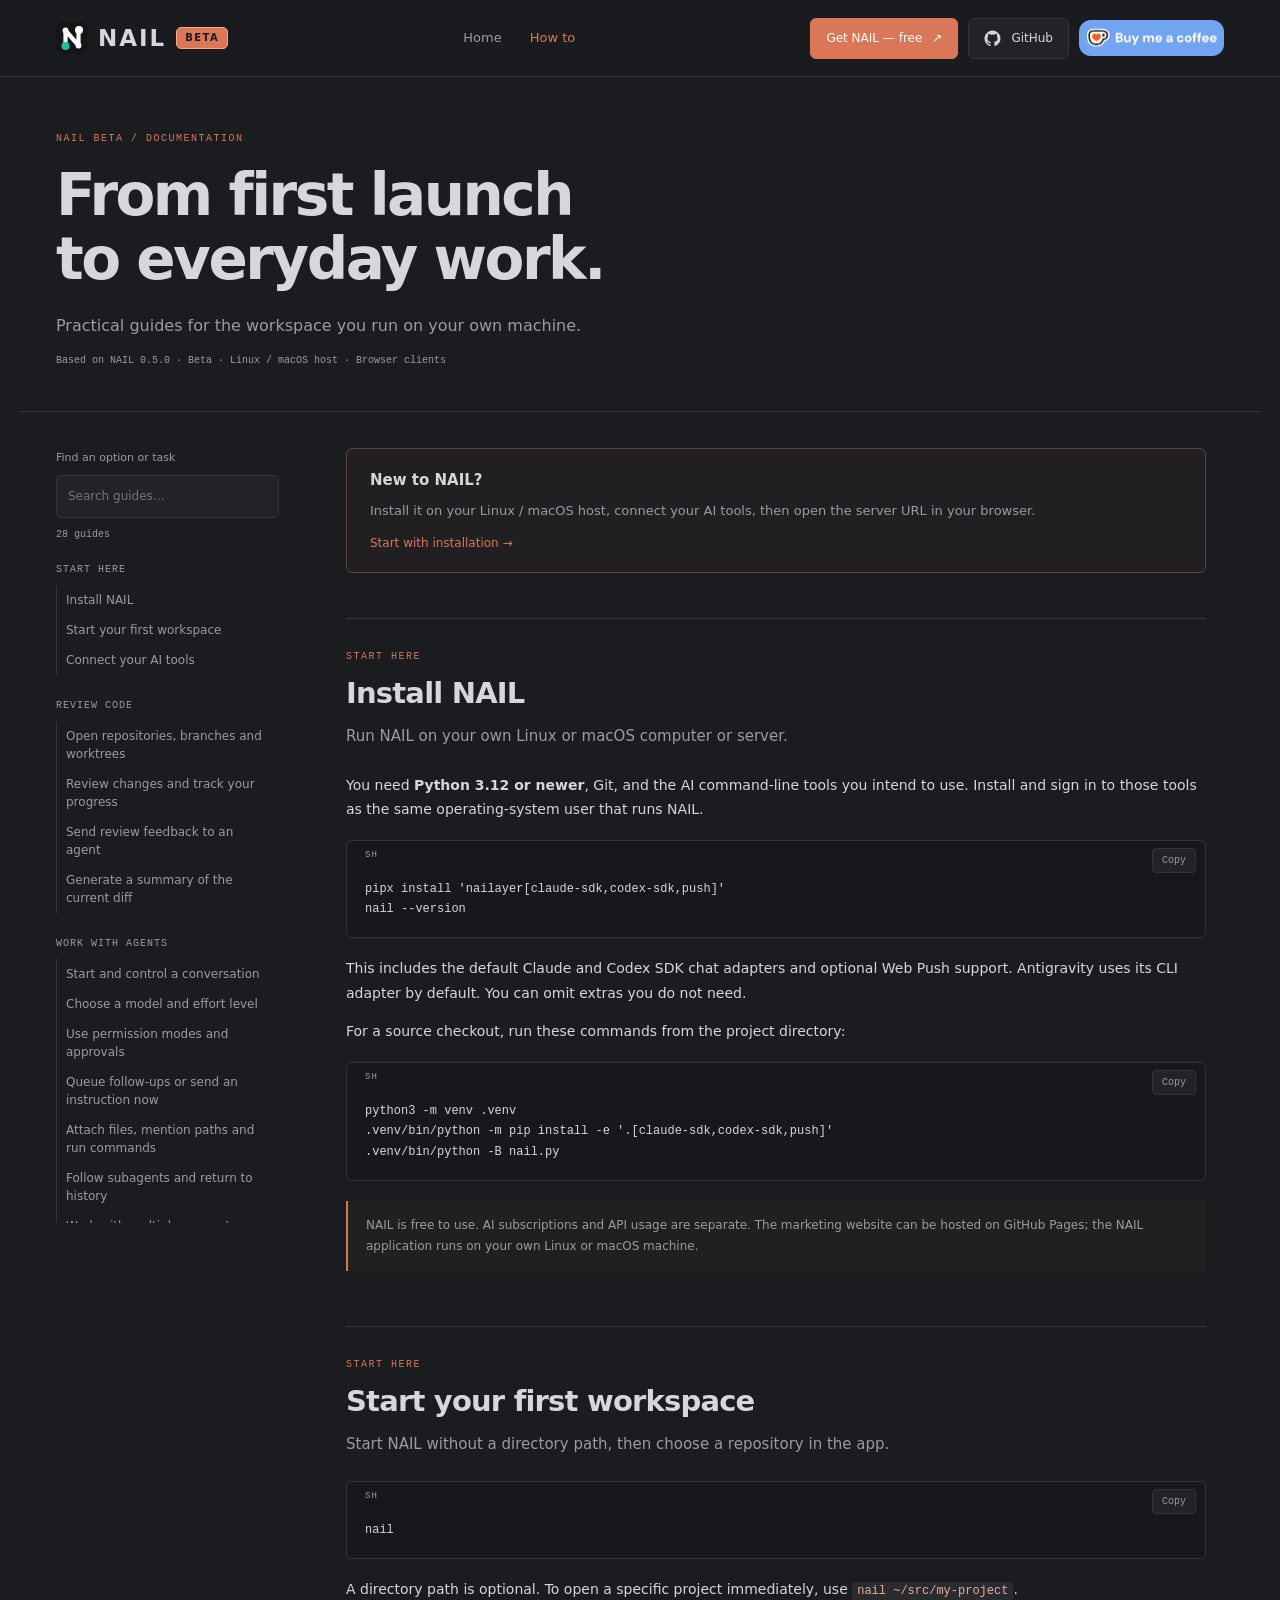
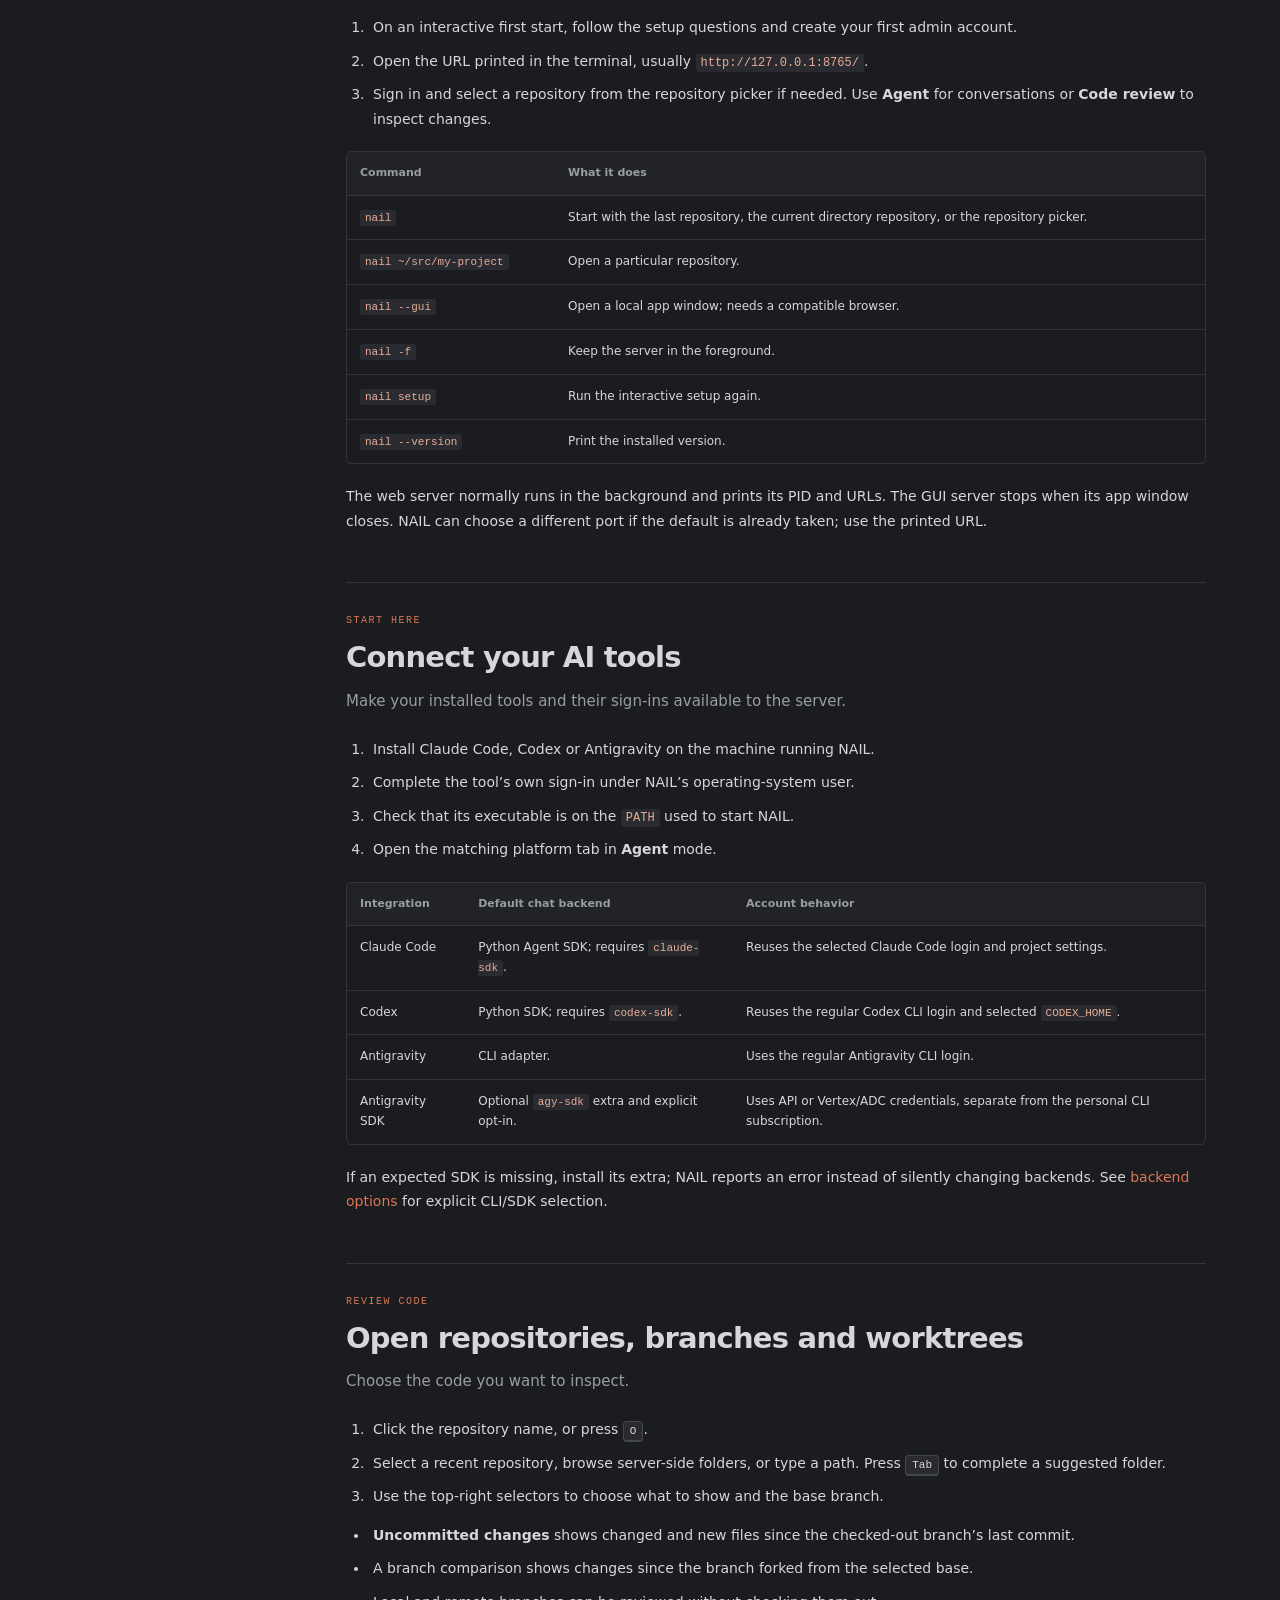
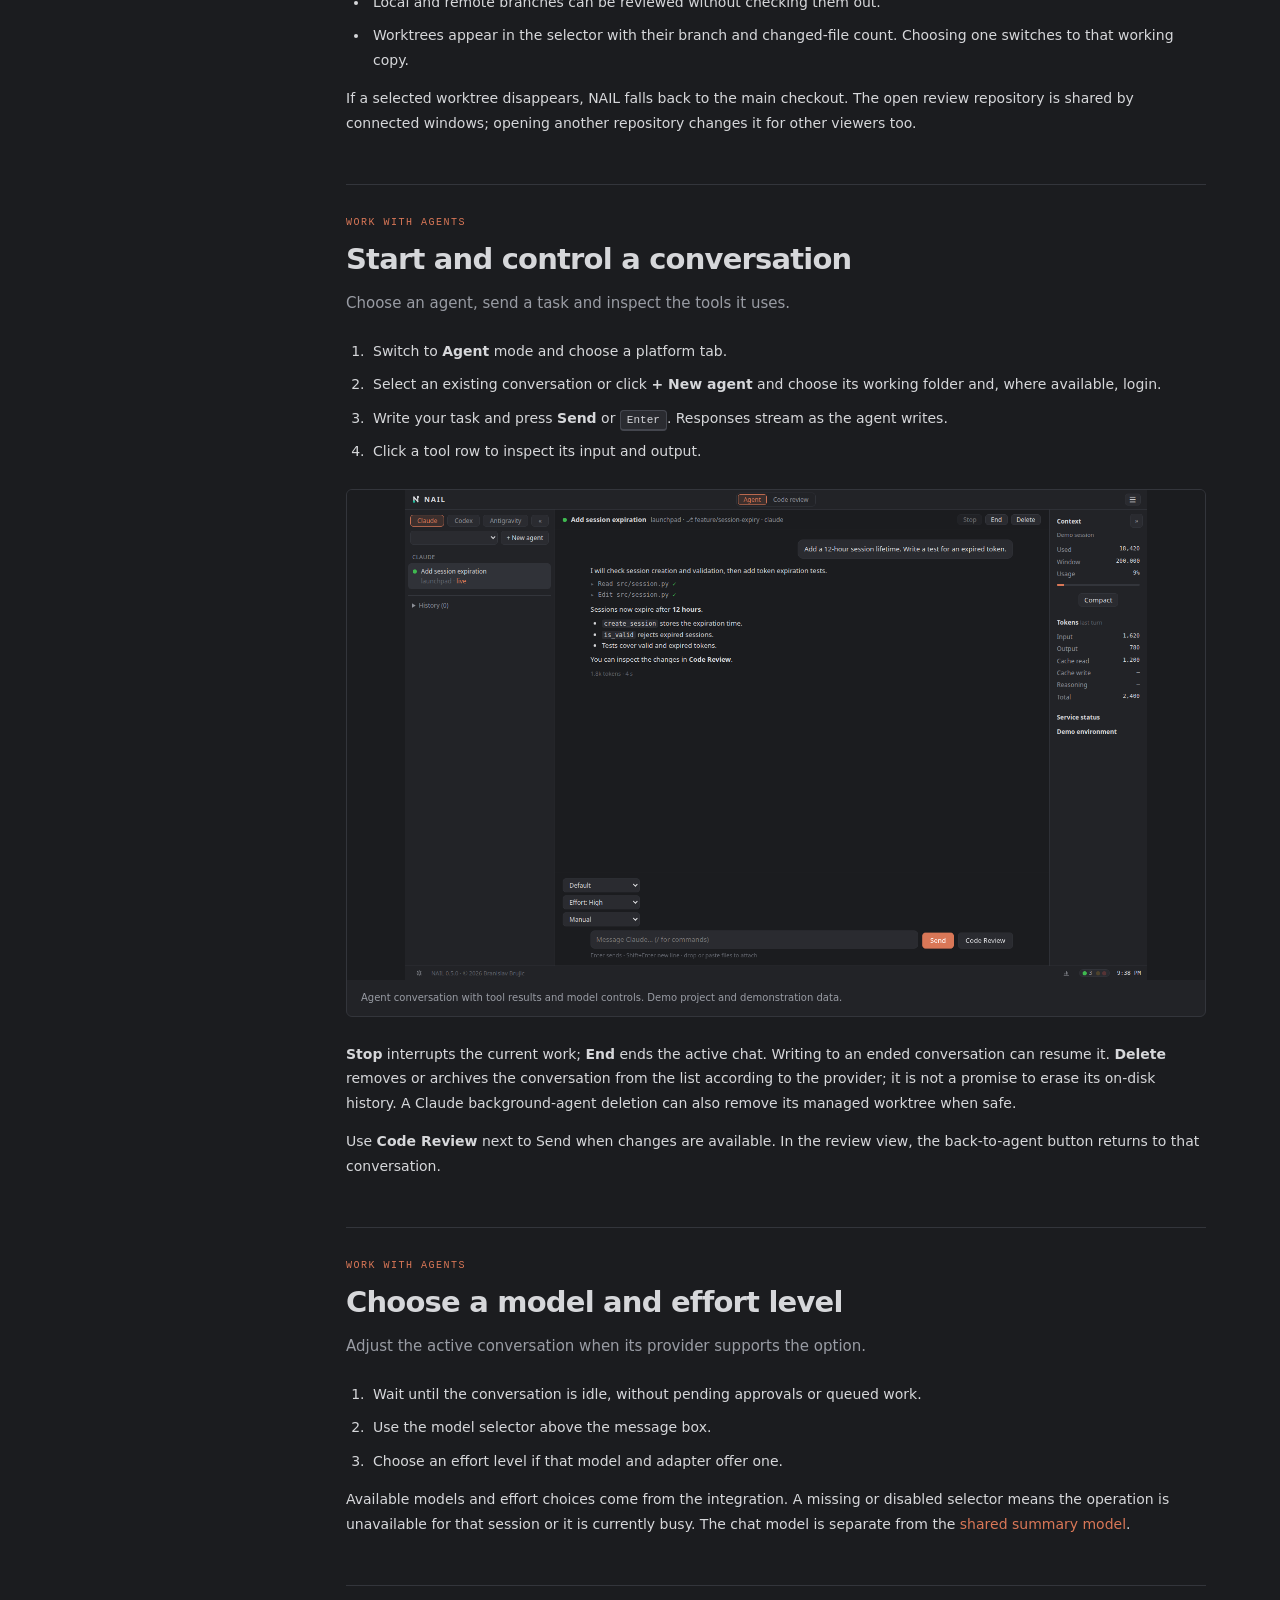
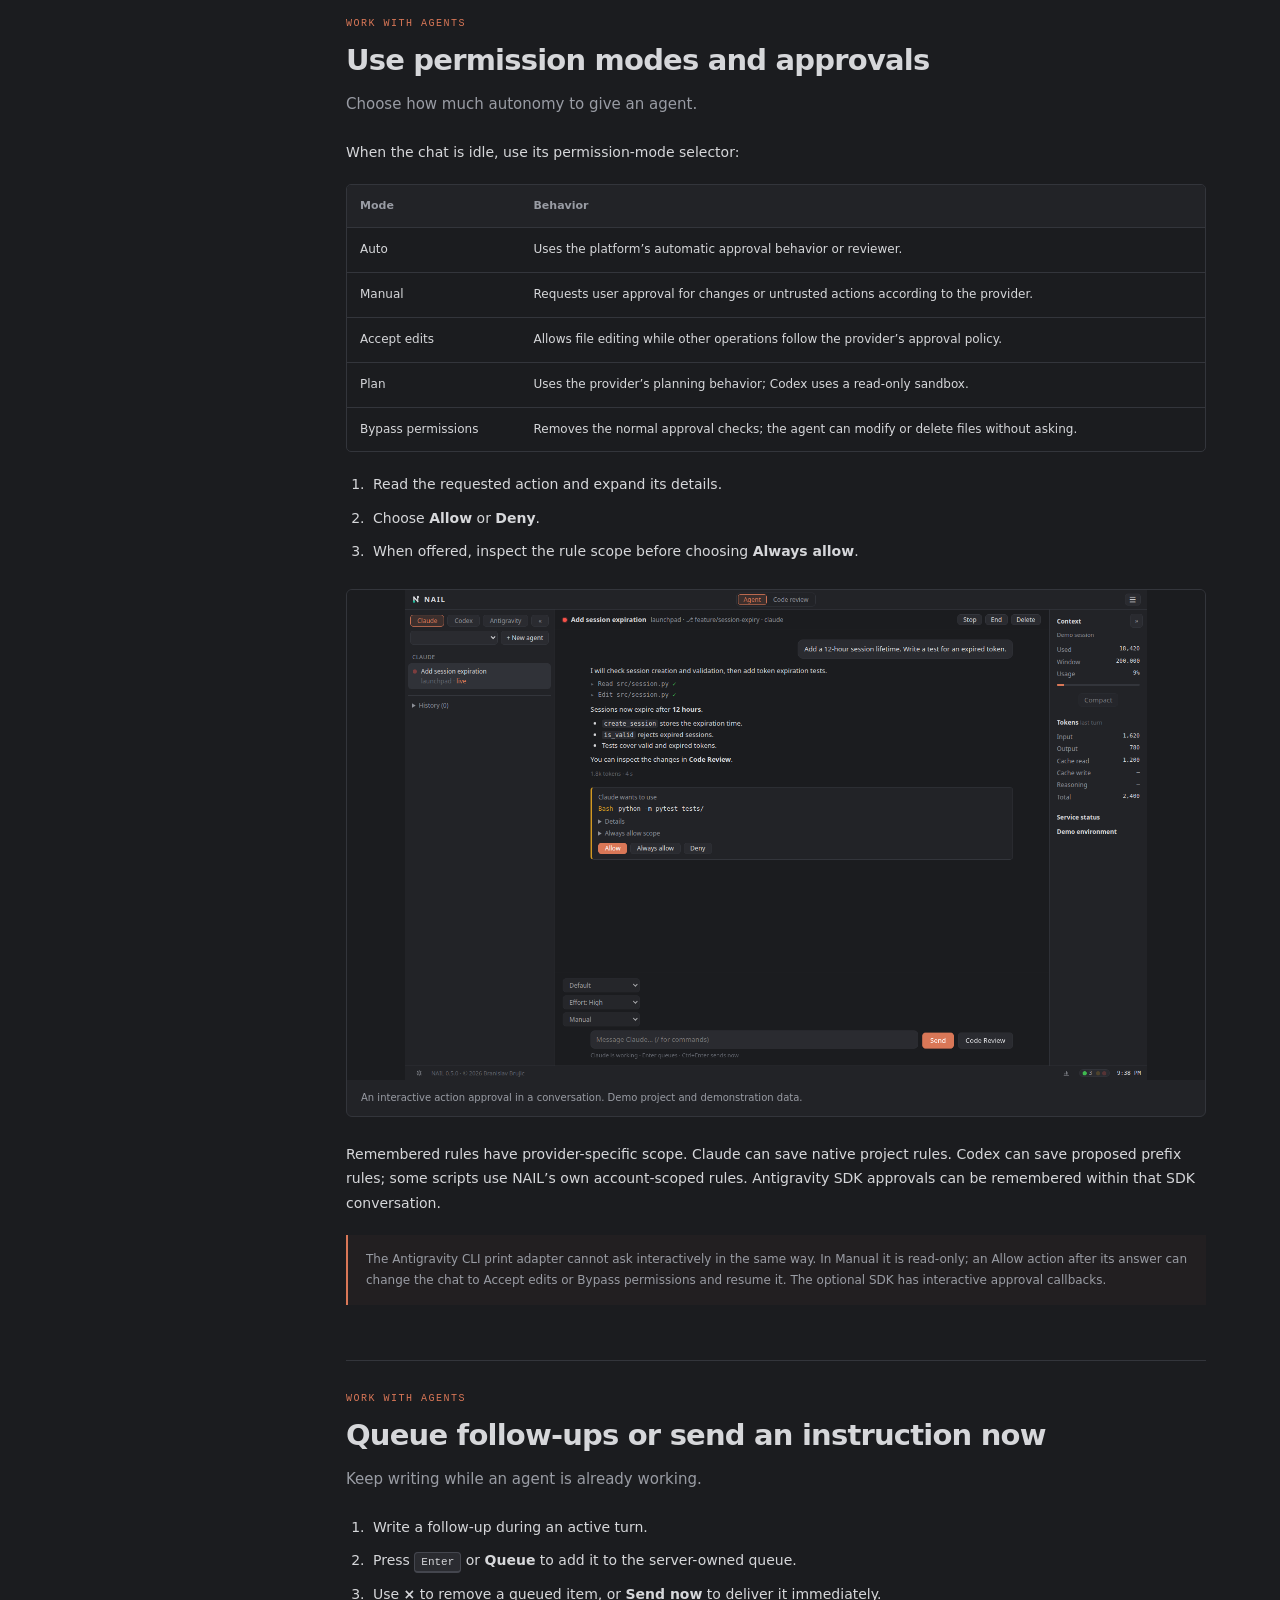
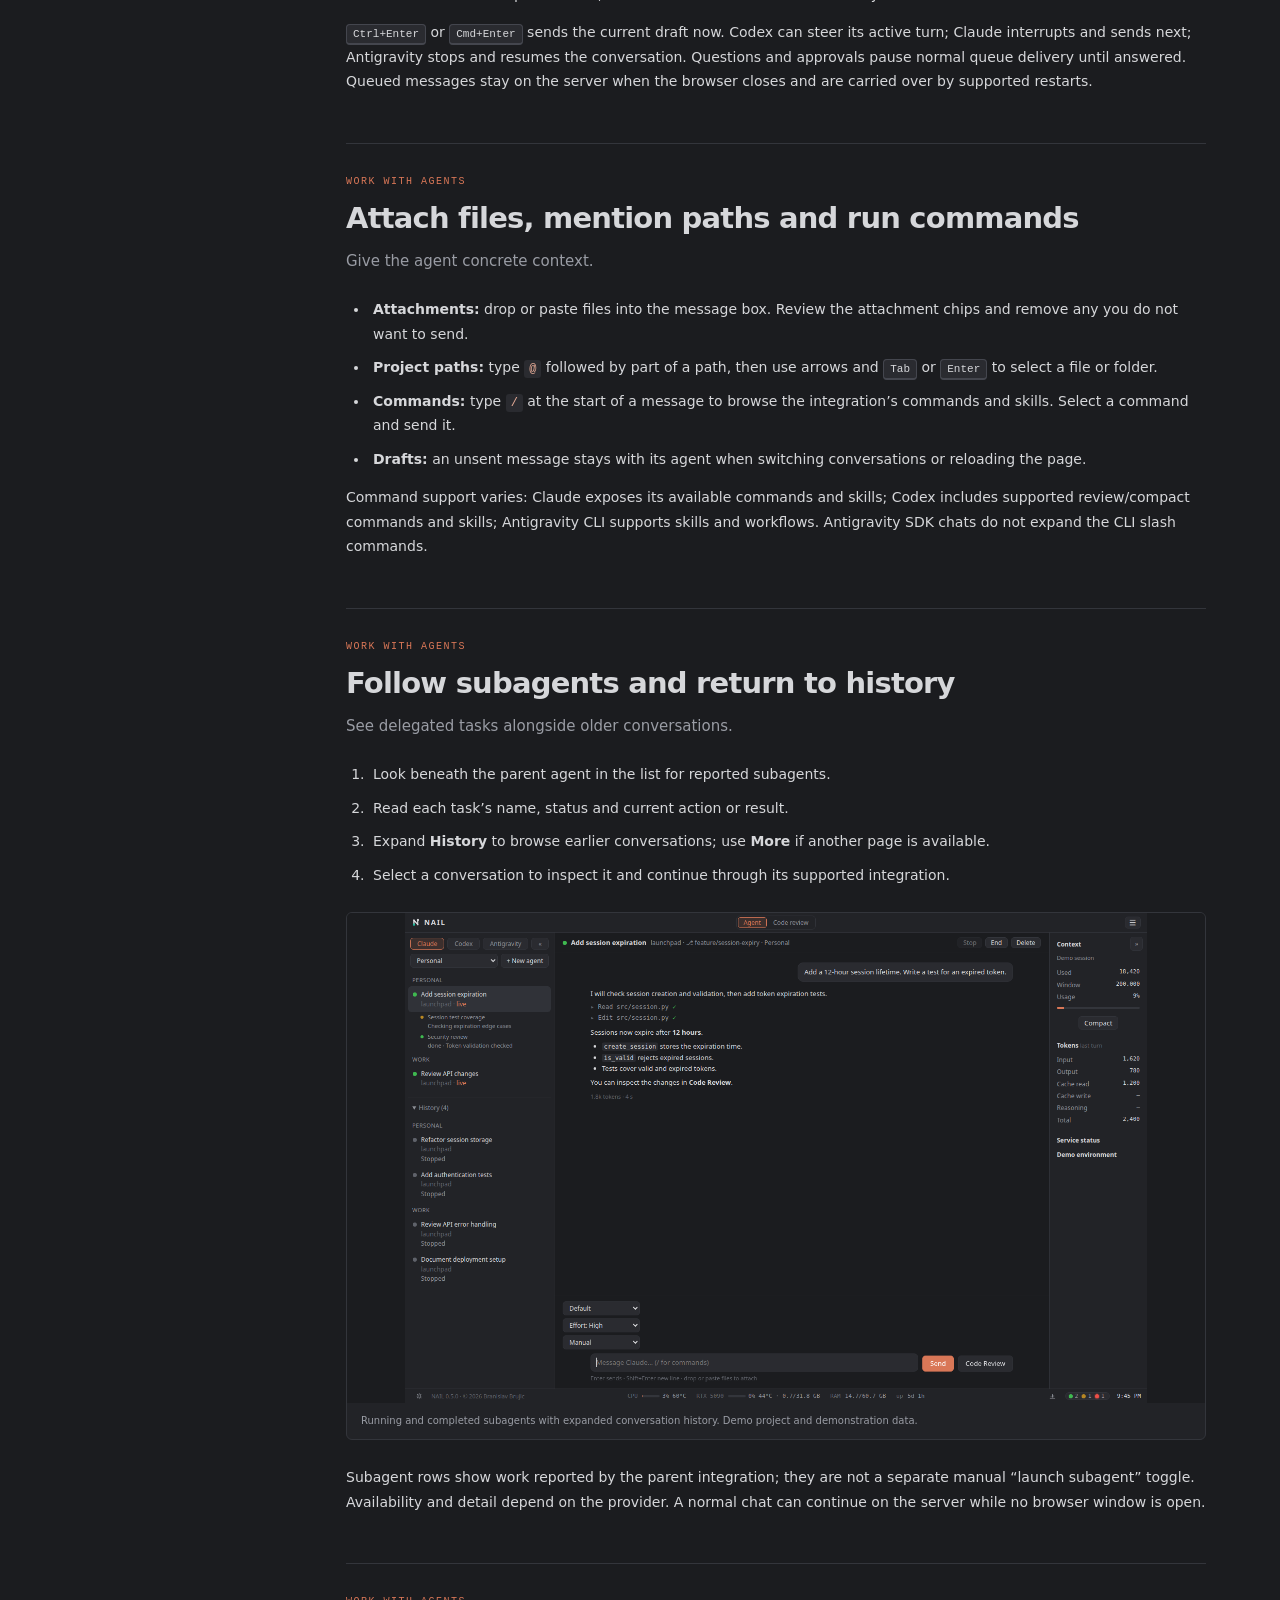
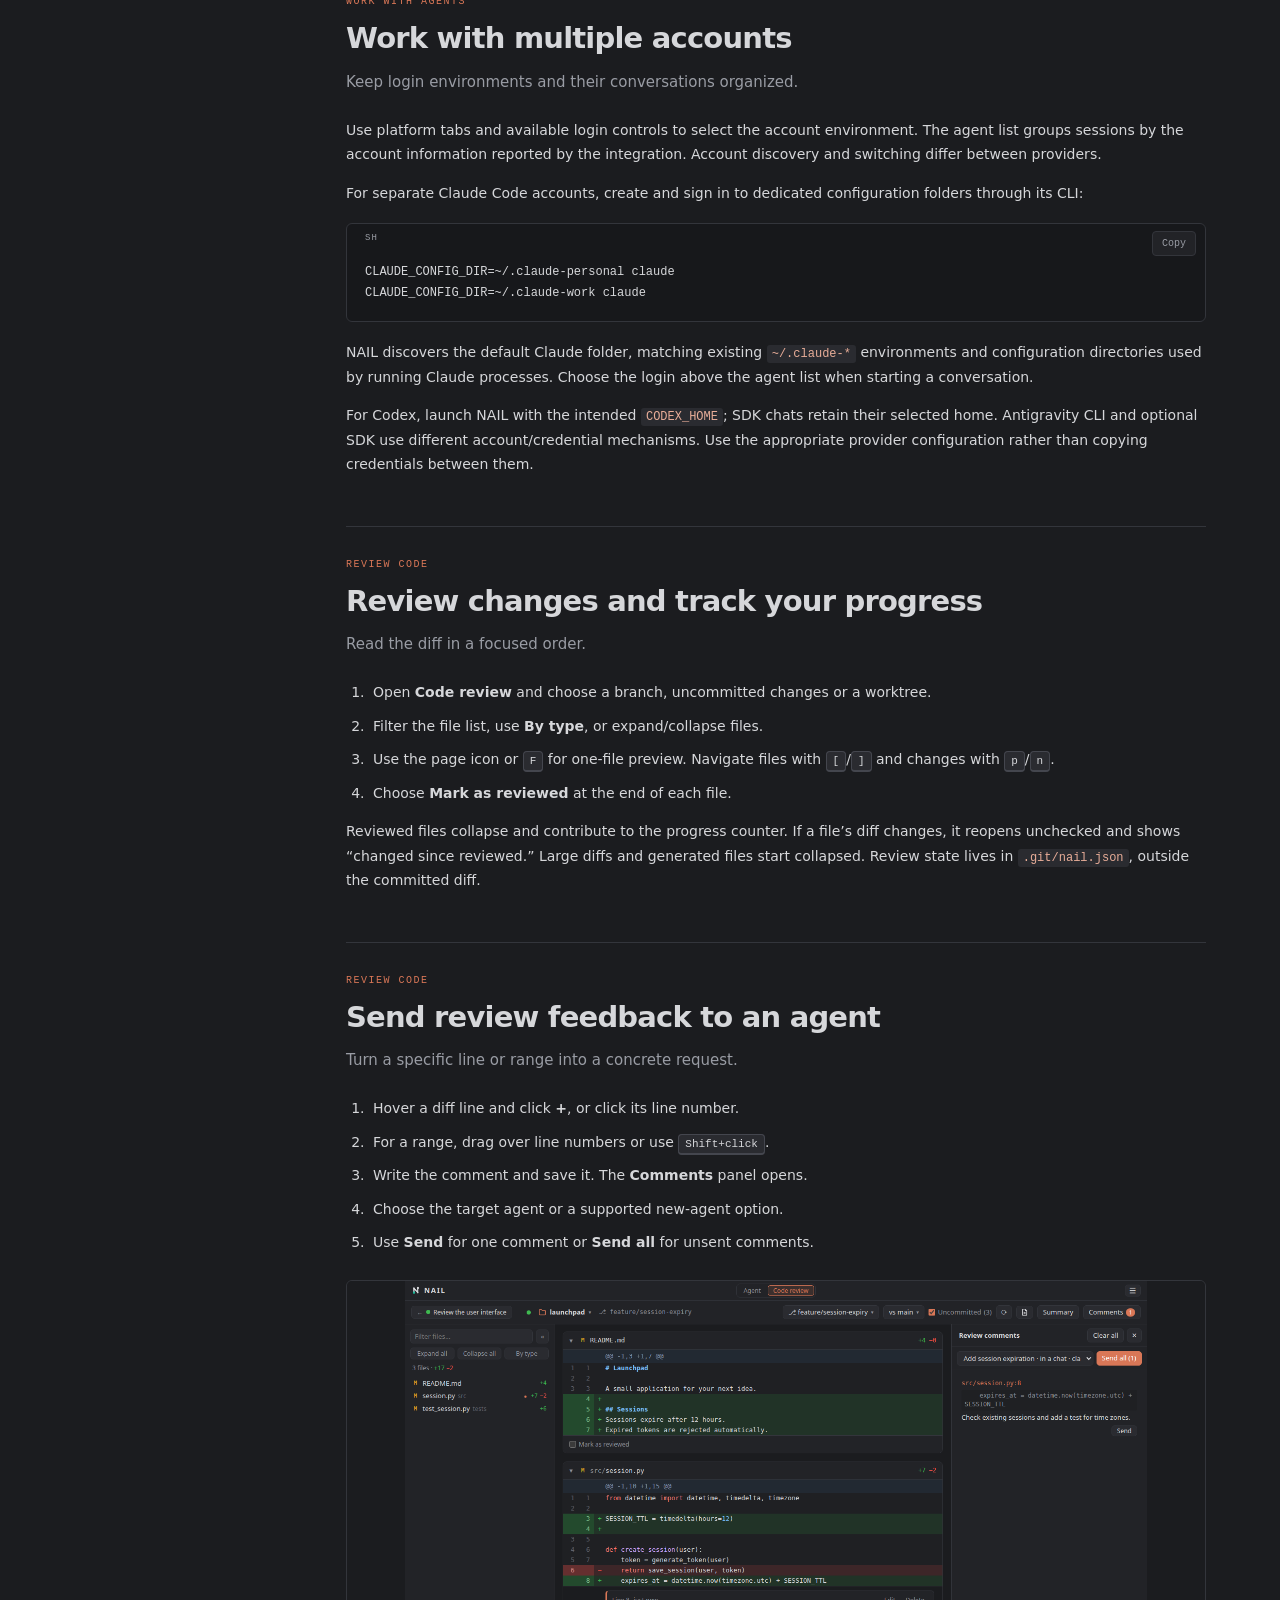
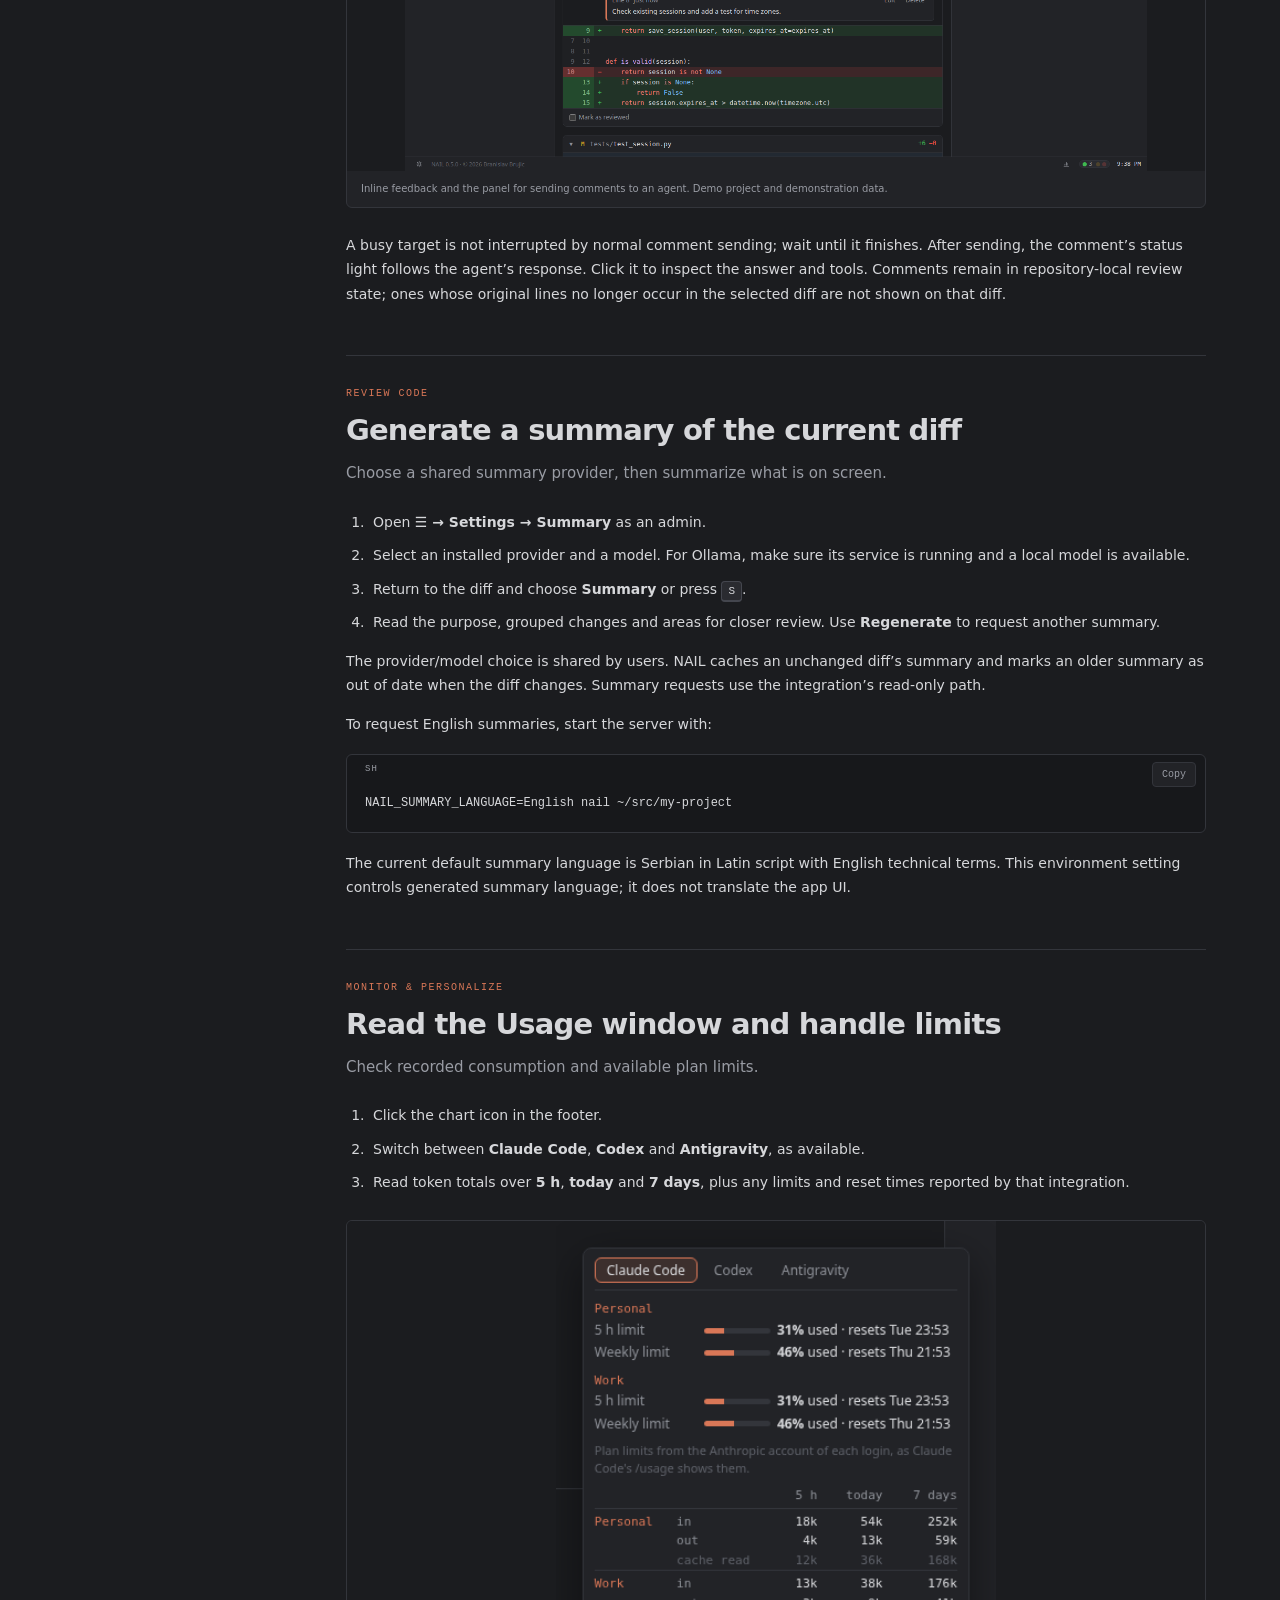
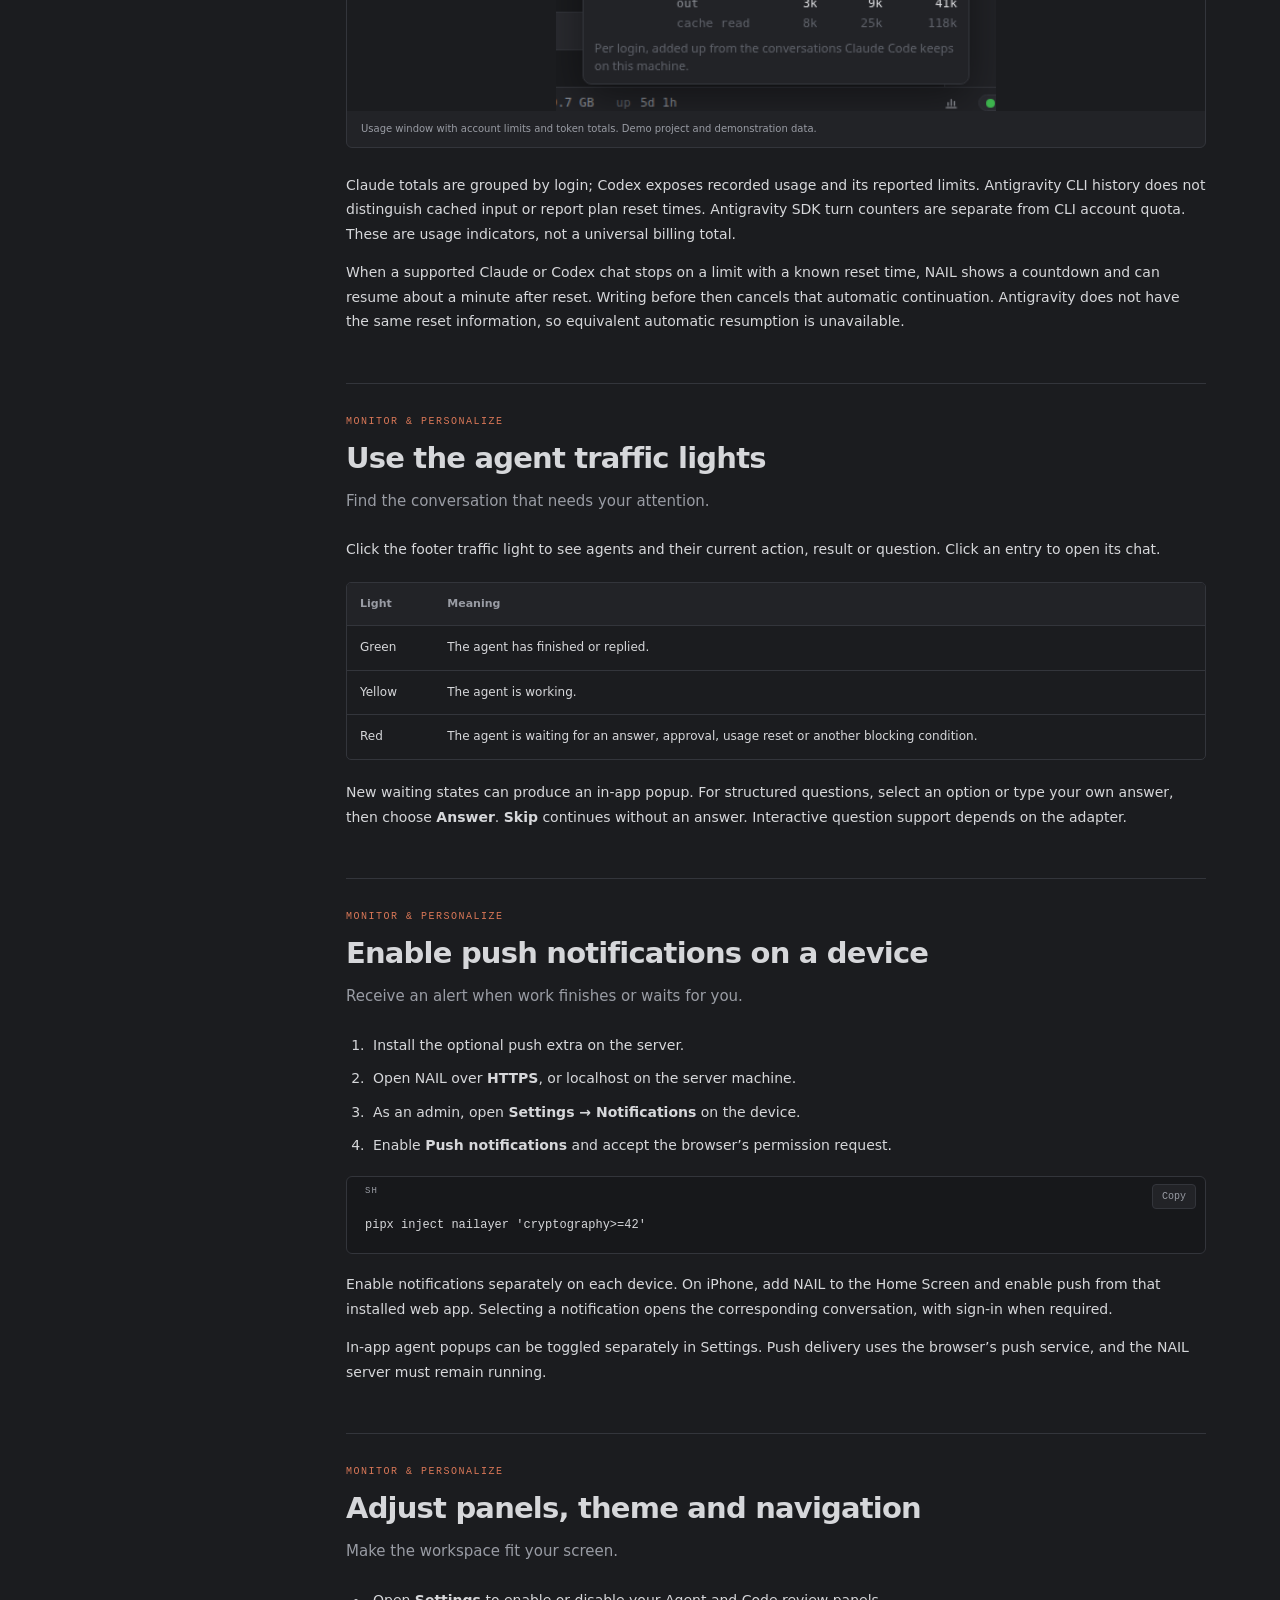
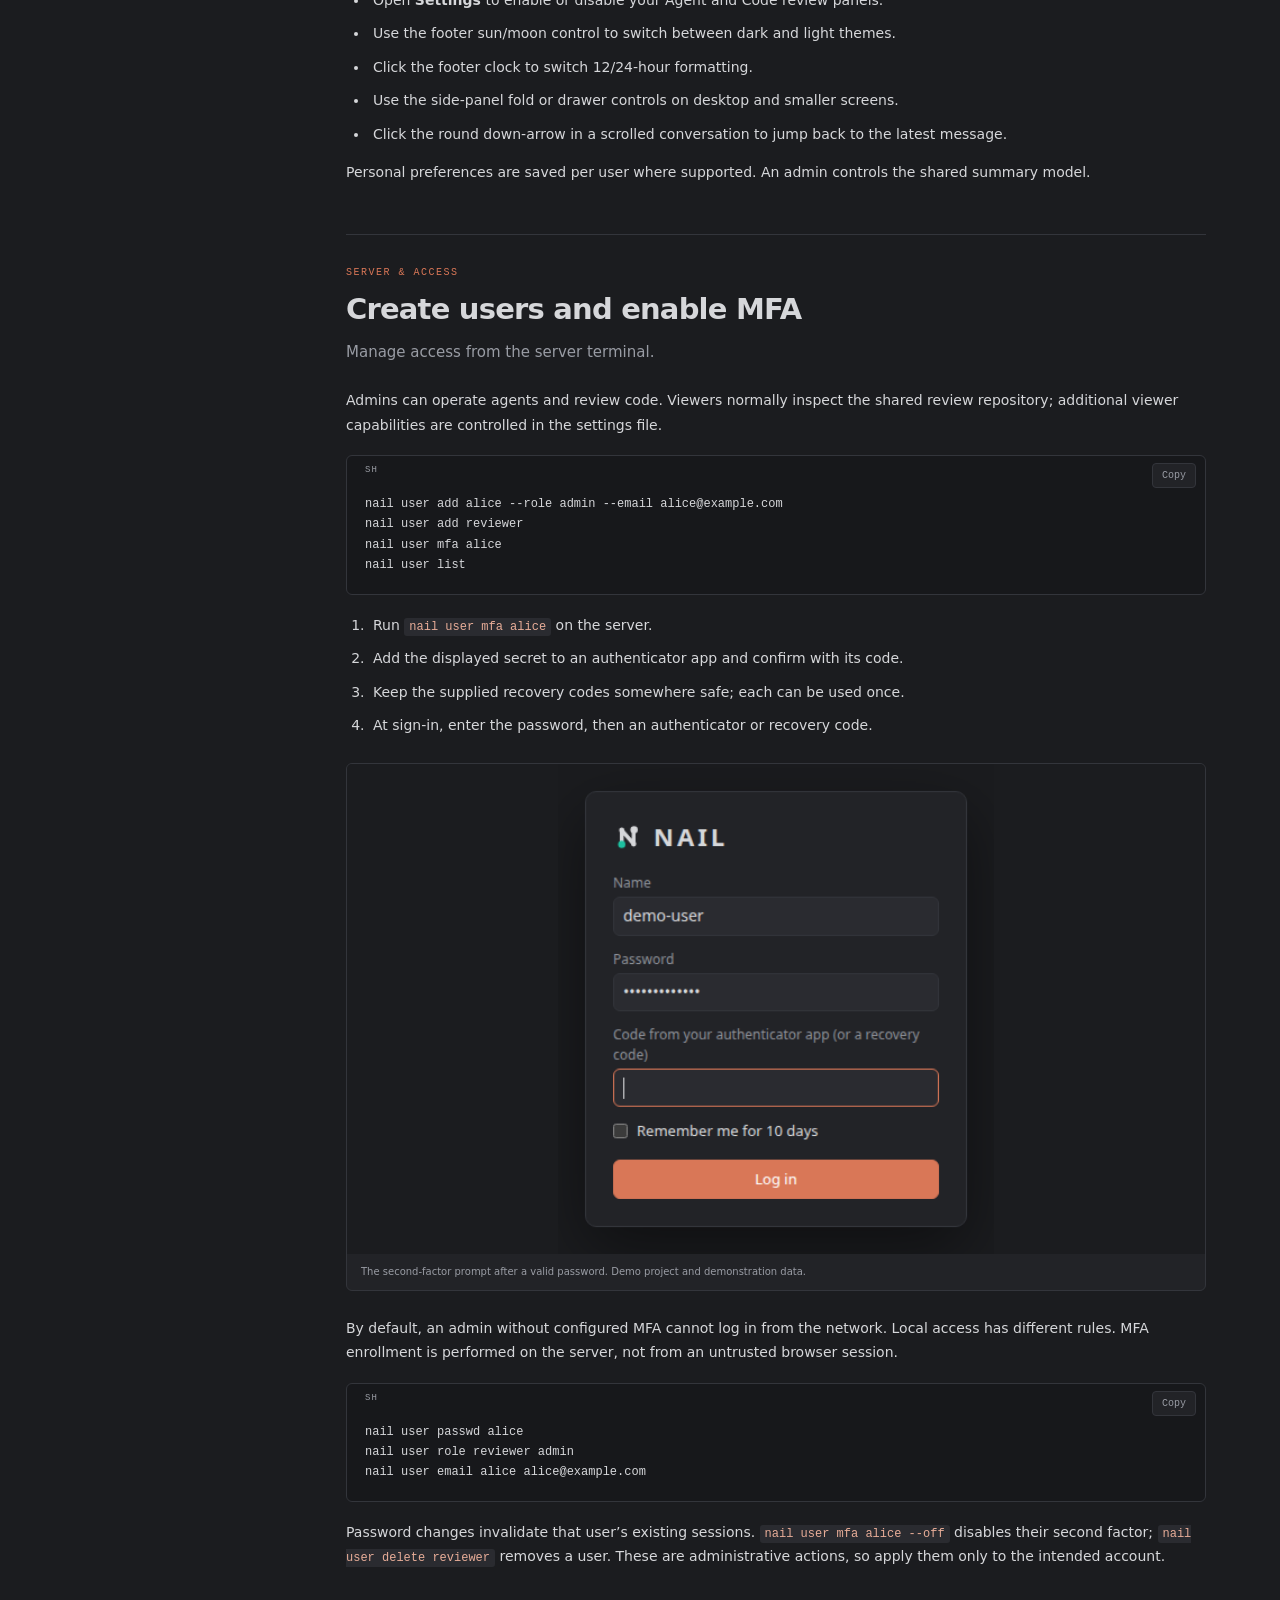
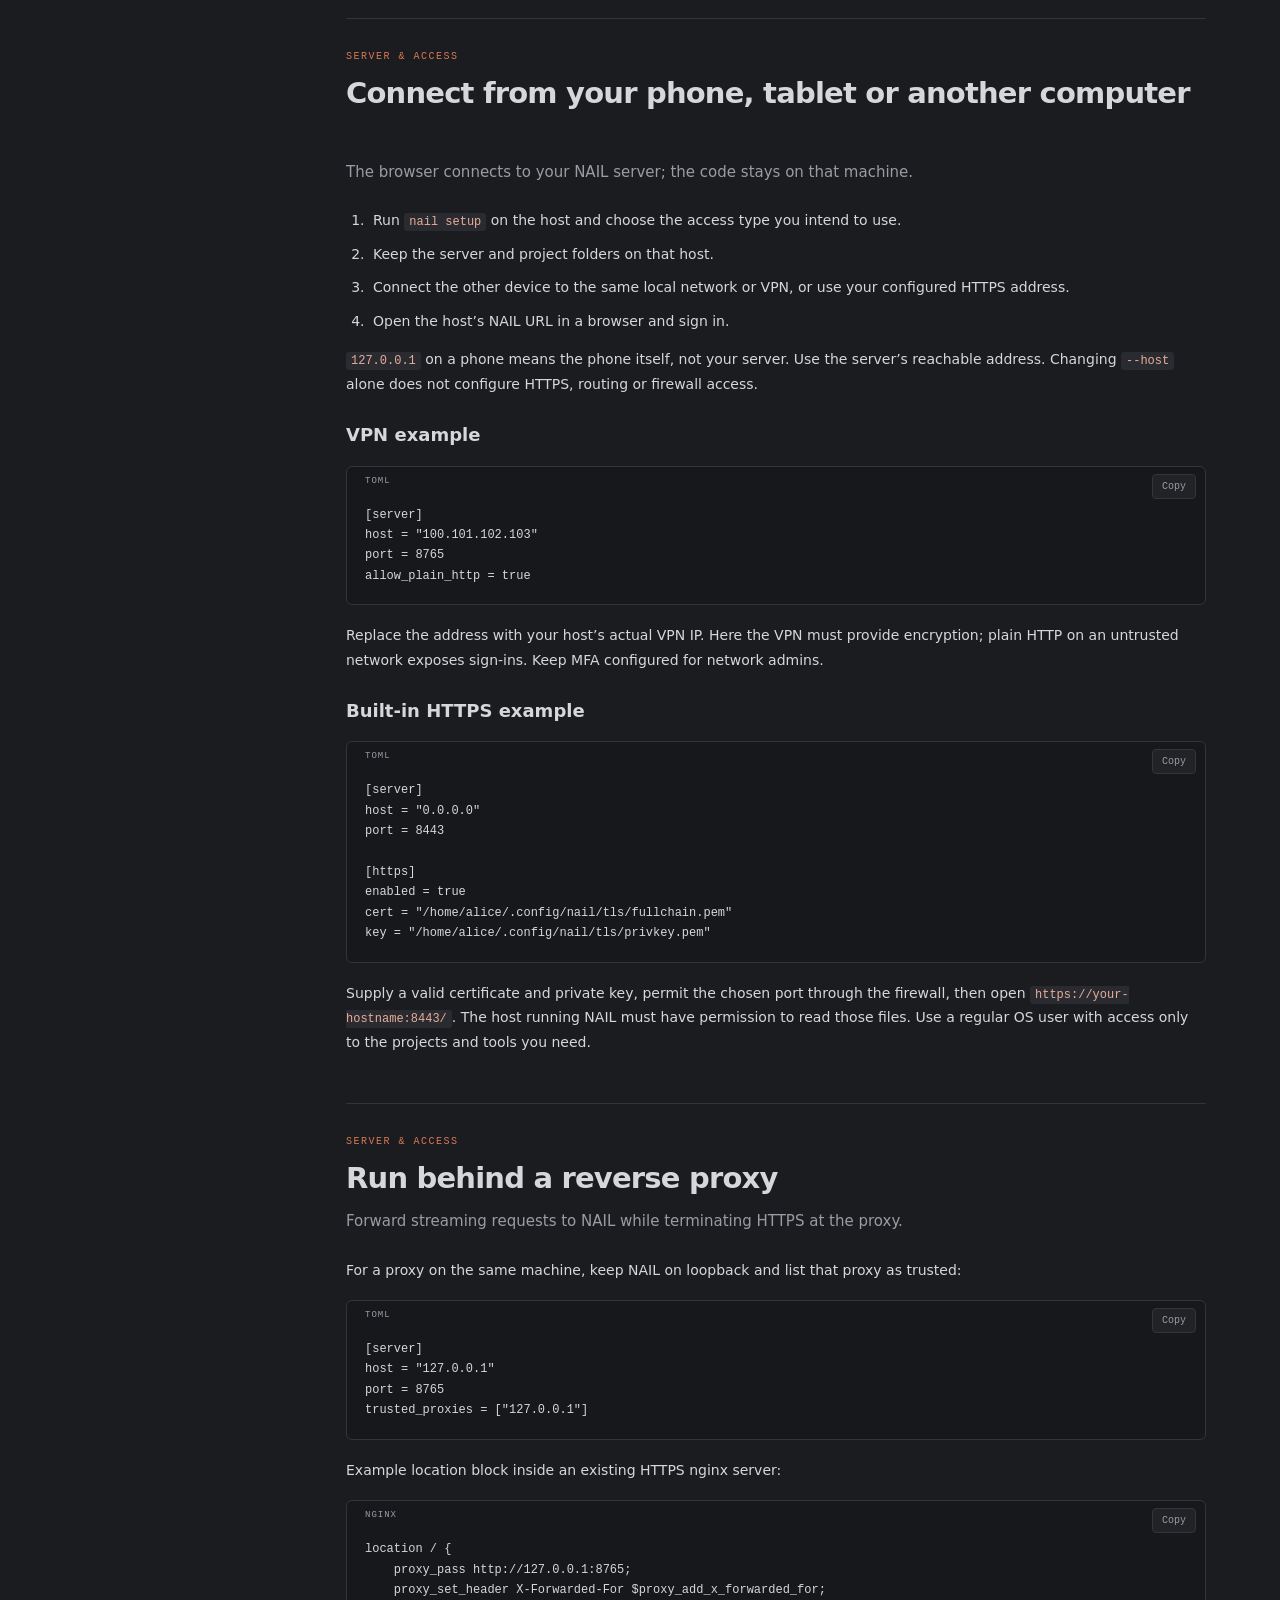
<file: how-to.html>
<!doctype html><html lang="en"><head>
<!-- Google tag (gtag.js) -->
<script async src="https://www.googletagmanager.com/gtag/js?id=G-FCJTDLZGXX"></script>
<script>
  window.dataLayer = window.dataLayer || [];
  function gtag(){dataLayer.push(arguments);}
  gtag('js', new Date());
  gtag('config', 'G-FCJTDLZGXX');
</script>
<meta charset="utf-8"><meta name="viewport" content="width=device-width,initial-scale=1"><meta name="theme-color" content="#1b1c1f"><meta name="description" content="Learn how to install, configure and use NAIL: agents, permissions, code review, Usage, accounts, MFA and remote access."><title>How to use NAIL — Guides & configuration</title><link rel="icon" href="assets/nail.svg" type="image/svg+xml"><link rel="stylesheet" href="assets/docs.css"><script src="assets/docs.js" defer></script></head><body><a class="skip" href="#guides">Skip to guides</a><header><nav class="wrap" aria-label="Main navigation"><a class="brand" href="index.html"><img src="assets/nail.svg" alt="" width="32" height="32">NAIL<span class="brand-beta">BETA</span></a><div class="navlinks"><a href="index.html">Home</a><a href="how-to.html" aria-current="page">How to</a></div><div class="header-actions"><a class="btn primary" href="index.html#installation">Get NAIL — free <span>↗</span></a><a class="btn github-placeholder" id="github-link" href="https://github.com/branislav-brujic/nail" aria-label="GitHub repository" target="_blank" rel="noopener noreferrer"><svg width="17" height="17" viewBox="0 0 24 24" fill="currentColor" aria-hidden="true"><path d="M12 .75a11.25 11.25 0 0 0-3.558 21.923c.563.105.769-.244.769-.542 0-.267-.01-.975-.015-1.914-3.13.68-3.79-1.508-3.79-1.508-.511-1.3-1.25-1.646-1.25-1.646-1.022-.699.077-.685.077-.685 1.13.08 1.725 1.16 1.725 1.16 1.005 1.722 2.638 1.225 3.28.937.102-.729.393-1.226.715-1.508-2.498-.284-5.124-1.249-5.124-5.56 0-1.228.439-2.232 1.16-3.019-.116-.284-.503-1.429.11-2.978 0 0 .945-.303 3.094 1.153a10.8 10.8 0 0 1 5.63 0c2.148-1.456 3.091-1.153 3.091-1.153.615 1.549.228 2.694.112 2.978.722.787 1.158 1.791 1.158 3.019 0 4.322-2.63 5.273-5.136 5.551.404.349.765 1.034.765 2.084 0 1.505-.014 2.719-.014 3.089 0 .3.203.653.774.542A11.25 11.25 0 0 0 12 .75Z"/></svg>GitHub</a><a class="kofi-link" href="https://ko-fi.com/branislavbrujic" target="_blank" rel="noopener noreferrer" aria-label="Support NAIL on Ko-fi"><img src="assets/kofi-support.png" alt="Buy me a coffee on Ko-fi" width="145" height="37"></a></div></nav></header><div class="wrap docs-hero"><div class="eyebrow">NAIL BETA / DOCUMENTATION</div><h1>From first launch<br>to everyday work.</h1><p>Practical guides for the workspace you run on your own machine.</p><div class="doc-version">Based on NAIL 0.5.0 · Beta · Linux / macOS host · Browser clients</div></div><div class="wrap docs-layout"><aside class="docs-side" aria-label="Documentation navigation"><label for="guide-search">Find an option or task</label><div class="search-wrap"><input id="guide-search" type="search" placeholder="Search guides…" autocomplete="off"><button id="clear-search" type="button" aria-label="Clear search" hidden>×</button></div><p id="search-status" role="status">28 guides</p><details class="toc" open><summary>Browse guides</summary><div id="table-of-contents"><div class="toc-group"><p>Start here</p><a href="#install" data-guide-link="install">Install NAIL</a><a href="#first-run" data-guide-link="first-run">Start your first workspace</a><a href="#connect-agents" data-guide-link="connect-agents">Connect your AI tools</a></div><div class="toc-group"><p>Review code</p><a href="#repositories" data-guide-link="repositories">Open repositories, branches and worktrees</a><a href="#review" data-guide-link="review">Review changes and track your progress</a><a href="#comments" data-guide-link="comments">Send review feedback to an agent</a><a href="#summaries" data-guide-link="summaries">Generate a summary of the current diff</a></div><div class="toc-group"><p>Work with agents</p><a href="#chat" data-guide-link="chat">Start and control a conversation</a><a href="#models" data-guide-link="models">Choose a model and effort level</a><a href="#permissions" data-guide-link="permissions">Use permission modes and approvals</a><a href="#queue" data-guide-link="queue">Queue follow-ups or send an instruction now</a><a href="#files-and-commands" data-guide-link="files-and-commands">Attach files, mention paths and run commands</a><a href="#subagents-history" data-guide-link="subagents-history">Follow subagents and return to history</a><a href="#accounts" data-guide-link="accounts">Work with multiple accounts</a></div><div class="toc-group"><p>Monitor & personalize</p><a href="#usage" data-guide-link="usage">Read the Usage window and handle limits</a><a href="#status" data-guide-link="status">Use the agent traffic lights</a><a href="#notifications" data-guide-link="notifications">Enable push notifications on a device</a><a href="#preferences" data-guide-link="preferences">Adjust panels, theme and navigation</a></div><div class="toc-group"><p>Server & access</p><a href="#users-mfa" data-guide-link="users-mfa">Create users and enable MFA</a><a href="#remote-access" data-guide-link="remote-access">Connect from your phone, tablet or another computer</a><a href="#proxy" data-guide-link="proxy">Run behind a reverse proxy</a><a href="#configuration" data-guide-link="configuration">Edit the settings file</a><a href="#sandbox" data-guide-link="sandbox">Limit agents to a project root</a></div><div class="toc-group"><p>Reference</p><a href="#backends" data-guide-link="backends">Choose CLI or SDK adapters</a><a href="#settings-reference" data-guide-link="settings-reference">Configuration reference</a><a href="#cli-environment" data-guide-link="cli-environment">CLI flags and environment variables</a><a href="#keyboard" data-guide-link="keyboard">Keyboard shortcuts</a><a href="#troubleshooting" data-guide-link="troubleshooting">Troubleshoot common problems</a></div></div></details></aside><main id="guides"><div class="quick-start"><strong>New to NAIL?</strong><p>Install it on your Linux / macOS host, connect your AI tools, then open the server URL in your browser.</p><a href="#install">Start with installation →</a></div><p id="no-results" hidden>No guides match your search. Try “MFA”, “queue”, “worktree” or “proxy”.</p><section class="guide" id="install" data-guide data-group="Start here"><div class="eyebrow">Start here</div><h2>Install NAIL<a class="anchor" href="#install" aria-label="Link to Install NAIL">#</a></h2><p class="guide-intro">Run NAIL on your own Linux or macOS computer or server.</p><p>You need <strong>Python 3.12 or newer</strong>, Git, and the AI command-line tools you intend to use. Install and sign in to those tools as the same operating-system user that runs NAIL.</p><pre data-language="sh"><code>pipx install &#x27;nailayer[claude-sdk,codex-sdk,push]&#x27;
nail --version</code></pre><p>This includes the default Claude and Codex SDK chat adapters and optional Web Push support. Antigravity uses its CLI adapter by default. You can omit extras you do not need.</p><p>For a source checkout, run these commands from the project directory:</p><pre data-language="sh"><code>python3 -m venv .venv
.venv/bin/python -m pip install -e &#x27;.[claude-sdk,codex-sdk,push]&#x27;
.venv/bin/python -B nail.py</code></pre><div class="note">NAIL is free to use. AI subscriptions and API usage are separate. The marketing website can be hosted on GitHub Pages; the NAIL application runs on your own Linux or macOS machine.</div></section><section class="guide" id="first-run" data-guide data-group="Start here"><div class="eyebrow">Start here</div><h2>Start your first workspace<a class="anchor" href="#first-run" aria-label="Link to Start your first workspace">#</a></h2><p class="guide-intro">Start NAIL without a directory path, then choose a repository in the app.</p><pre data-language="sh"><code>nail</code></pre><p>A directory path is optional. To open a specific project immediately, use <code>nail ~/src/my-project</code>.</p><ol><li>On an interactive first start, follow the setup questions and create your first admin account.</li><li>Open the URL printed in the terminal, usually <code>http://127.0.0.1:8765/</code>.</li><li>Sign in and select a repository from the repository picker if needed. Use <strong>Agent</strong> for conversations or <strong>Code review</strong> to inspect changes.</li></ol><div class="table-scroll"><table><thead><tr><th>Command</th><th>What it does</th></tr></thead><tbody><tr><td><code>nail</code></td><td>Start with the last repository, the current directory repository, or the repository picker.</td></tr><tr><td><code>nail ~/src/my-project</code></td><td>Open a particular repository.</td></tr><tr><td><code>nail --gui</code></td><td>Open a local app window; needs a compatible browser.</td></tr><tr><td><code>nail -f</code></td><td>Keep the server in the foreground.</td></tr><tr><td><code>nail setup</code></td><td>Run the interactive setup again.</td></tr><tr><td><code>nail --version</code></td><td>Print the installed version.</td></tr></tbody></table></div><p>The web server normally runs in the background and prints its PID and URLs. The GUI server stops when its app window closes. NAIL can choose a different port if the default is already taken; use the printed URL.</p></section><section class="guide" id="connect-agents" data-guide data-group="Start here"><div class="eyebrow">Start here</div><h2>Connect your AI tools<a class="anchor" href="#connect-agents" aria-label="Link to Connect your AI tools">#</a></h2><p class="guide-intro">Make your installed tools and their sign-ins available to the server.</p><ol><li>Install Claude Code, Codex or Antigravity on the machine running NAIL.</li><li>Complete the tool’s own sign-in under NAIL’s operating-system user.</li><li>Check that its executable is on the <code>PATH</code> used to start NAIL.</li><li>Open the matching platform tab in <strong>Agent</strong> mode.</li></ol><div class="table-scroll"><table><thead><tr><th>Integration</th><th>Default chat backend</th><th>Account behavior</th></tr></thead><tbody><tr><td>Claude Code</td><td>Python Agent SDK; requires <code>claude-sdk</code>.</td><td>Reuses the selected Claude Code login and project settings.</td></tr><tr><td>Codex</td><td>Python SDK; requires <code>codex-sdk</code>.</td><td>Reuses the regular Codex CLI login and selected <code>CODEX_HOME</code>.</td></tr><tr><td>Antigravity</td><td>CLI adapter.</td><td>Uses the regular Antigravity CLI login.</td></tr><tr><td>Antigravity SDK</td><td>Optional <code>agy-sdk</code> extra and explicit opt-in.</td><td>Uses API or Vertex/ADC credentials, separate from the personal CLI subscription.</td></tr></tbody></table></div><p>If an expected SDK is missing, install its extra; NAIL reports an error instead of silently changing backends. See <a href="#backends">backend options</a> for explicit CLI/SDK selection.</p></section><section class="guide" id="repositories" data-guide data-group="Review code"><div class="eyebrow">Review code</div><h2>Open repositories, branches and worktrees<a class="anchor" href="#repositories" aria-label="Link to Open repositories, branches and worktrees">#</a></h2><p class="guide-intro">Choose the code you want to inspect.</p><ol><li>Click the repository name, or press <kbd>O</kbd>.</li><li>Select a recent repository, browse server-side folders, or type a path. Press <kbd>Tab</kbd> to complete a suggested folder.</li><li>Use the top-right selectors to choose what to show and the base branch.</li></ol><ul><li><strong>Uncommitted changes</strong> shows changed and new files since the checked-out branch’s last commit.</li><li>A branch comparison shows changes since the branch forked from the selected base.</li><li>Local and remote branches can be reviewed without checking them out.</li><li>Worktrees appear in the selector with their branch and changed-file count. Choosing one switches to that working copy.</li></ul><p>If a selected worktree disappears, NAIL falls back to the main checkout. The open review repository is shared by connected windows; opening another repository changes it for other viewers too.</p></section><section class="guide" id="chat" data-guide data-group="Work with agents"><div class="eyebrow">Work with agents</div><h2>Start and control a conversation<a class="anchor" href="#chat" aria-label="Link to Start and control a conversation">#</a></h2><p class="guide-intro">Choose an agent, send a task and inspect the tools it uses.</p><ol><li>Switch to <strong>Agent</strong> mode and choose a platform tab.</li><li>Select an existing conversation or click <strong>+ New agent</strong> and choose its working folder and, where available, login.</li><li>Write your task and press <strong>Send</strong> or <kbd>Enter</kbd>. Responses stream as the agent writes.</li><li>Click a tool row to inspect its input and output.</li></ol><figure><a href="assets/agents-en.png"><img src="assets/agents-en.png" alt="Agent conversation with tool results and model controls." loading="lazy"></a><figcaption>Agent conversation with tool results and model controls. Demo project and demonstration data.</figcaption></figure><p><strong>Stop</strong> interrupts the current work; <strong>End</strong> ends the active chat. Writing to an ended conversation can resume it. <strong>Delete</strong> removes or archives the conversation from the list according to the provider; it is not a promise to erase its on-disk history. A Claude background-agent deletion can also remove its managed worktree when safe.</p><p>Use <strong>Code Review</strong> next to Send when changes are available. In the review view, the back-to-agent button returns to that conversation.</p></section><section class="guide" id="models" data-guide data-group="Work with agents"><div class="eyebrow">Work with agents</div><h2>Choose a model and effort level<a class="anchor" href="#models" aria-label="Link to Choose a model and effort level">#</a></h2><p class="guide-intro">Adjust the active conversation when its provider supports the option.</p><ol><li>Wait until the conversation is idle, without pending approvals or queued work.</li><li>Use the model selector above the message box.</li><li>Choose an effort level if that model and adapter offer one.</li></ol><p>Available models and effort choices come from the integration. A missing or disabled selector means the operation is unavailable for that session or it is currently busy. The chat model is separate from the <a href="#summaries">shared summary model</a>.</p></section><section class="guide" id="permissions" data-guide data-group="Work with agents"><div class="eyebrow">Work with agents</div><h2>Use permission modes and approvals<a class="anchor" href="#permissions" aria-label="Link to Use permission modes and approvals">#</a></h2><p class="guide-intro">Choose how much autonomy to give an agent.</p><p>When the chat is idle, use its permission-mode selector:</p><div class="table-scroll"><table><thead><tr><th>Mode</th><th>Behavior</th></tr></thead><tbody><tr><td>Auto</td><td>Uses the platform’s automatic approval behavior or reviewer.</td></tr><tr><td>Manual</td><td>Requests user approval for changes or untrusted actions according to the provider.</td></tr><tr><td>Accept edits</td><td>Allows file editing while other operations follow the provider’s approval policy.</td></tr><tr><td>Plan</td><td>Uses the provider’s planning behavior; Codex uses a read-only sandbox.</td></tr><tr><td>Bypass permissions</td><td>Removes the normal approval checks; the agent can modify or delete files without asking.</td></tr></tbody></table></div><ol><li>Read the requested action and expand its details.</li><li>Choose <strong>Allow</strong> or <strong>Deny</strong>.</li><li>When offered, inspect the rule scope before choosing <strong>Always allow</strong>.</li></ol><figure><a href="assets/permissions-en.png"><img src="assets/permissions-en.png" alt="An interactive action approval in a conversation." loading="lazy"></a><figcaption>An interactive action approval in a conversation. Demo project and demonstration data.</figcaption></figure><p>Remembered rules have provider-specific scope. Claude can save native project rules. Codex can save proposed prefix rules; some scripts use NAIL’s own account-scoped rules. Antigravity SDK approvals can be remembered within that SDK conversation.</p><div class="note">The Antigravity CLI print adapter cannot ask interactively in the same way. In Manual it is read-only; an Allow action after its answer can change the chat to Accept edits or Bypass permissions and resume it. The optional SDK has interactive approval callbacks.</div></section><section class="guide" id="queue" data-guide data-group="Work with agents"><div class="eyebrow">Work with agents</div><h2>Queue follow-ups or send an instruction now<a class="anchor" href="#queue" aria-label="Link to Queue follow-ups or send an instruction now">#</a></h2><p class="guide-intro">Keep writing while an agent is already working.</p><ol><li>Write a follow-up during an active turn.</li><li>Press <kbd>Enter</kbd> or <strong>Queue</strong> to add it to the server-owned queue.</li><li>Use <strong>×</strong> to remove a queued item, or <strong>Send now</strong> to deliver it immediately.</li></ol><p><kbd>Ctrl+Enter</kbd> or <kbd>Cmd+Enter</kbd> sends the current draft now. Codex can steer its active turn; Claude interrupts and sends next; Antigravity stops and resumes the conversation. Questions and approvals pause normal queue delivery until answered. Queued messages stay on the server when the browser closes and are carried over by supported restarts.</p></section><section class="guide" id="files-and-commands" data-guide data-group="Work with agents"><div class="eyebrow">Work with agents</div><h2>Attach files, mention paths and run commands<a class="anchor" href="#files-and-commands" aria-label="Link to Attach files, mention paths and run commands">#</a></h2><p class="guide-intro">Give the agent concrete context.</p><ul><li><strong>Attachments:</strong> drop or paste files into the message box. Review the attachment chips and remove any you do not want to send.</li><li><strong>Project paths:</strong> type <code>@</code> followed by part of a path, then use arrows and <kbd>Tab</kbd> or <kbd>Enter</kbd> to select a file or folder.</li><li><strong>Commands:</strong> type <code>/</code> at the start of a message to browse the integration’s commands and skills. Select a command and send it.</li><li><strong>Drafts:</strong> an unsent message stays with its agent when switching conversations or reloading the page.</li></ul><p>Command support varies: Claude exposes its available commands and skills; Codex includes supported review/compact commands and skills; Antigravity CLI supports skills and workflows. Antigravity SDK chats do not expand the CLI slash commands.</p></section><section class="guide" id="subagents-history" data-guide data-group="Work with agents"><div class="eyebrow">Work with agents</div><h2>Follow subagents and return to history<a class="anchor" href="#subagents-history" aria-label="Link to Follow subagents and return to history">#</a></h2><p class="guide-intro">See delegated tasks alongside older conversations.</p><ol><li>Look beneath the parent agent in the list for reported subagents.</li><li>Read each task’s name, status and current action or result.</li><li>Expand <strong>History</strong> to browse earlier conversations; use <strong>More</strong> if another page is available.</li><li>Select a conversation to inspect it and continue through its supported integration.</li></ol><figure><a href="assets/history-en.png"><img src="assets/history-en.png" alt="Running and completed subagents with expanded conversation history." loading="lazy"></a><figcaption>Running and completed subagents with expanded conversation history. Demo project and demonstration data.</figcaption></figure><p>Subagent rows show work reported by the parent integration; they are not a separate manual “launch subagent” toggle. Availability and detail depend on the provider. A normal chat can continue on the server while no browser window is open.</p></section><section class="guide" id="accounts" data-guide data-group="Work with agents"><div class="eyebrow">Work with agents</div><h2>Work with multiple accounts<a class="anchor" href="#accounts" aria-label="Link to Work with multiple accounts">#</a></h2><p class="guide-intro">Keep login environments and their conversations organized.</p><p>Use platform tabs and available login controls to select the account environment. The agent list groups sessions by the account information reported by the integration. Account discovery and switching differ between providers.</p><p>For separate Claude Code accounts, create and sign in to dedicated configuration folders through its CLI:</p><pre data-language="sh"><code>CLAUDE_CONFIG_DIR=~/.claude-personal claude
CLAUDE_CONFIG_DIR=~/.claude-work claude</code></pre><p>NAIL discovers the default Claude folder, matching existing <code>~/.claude-*</code> environments and configuration directories used by running Claude processes. Choose the login above the agent list when starting a conversation.</p><p>For Codex, launch NAIL with the intended <code>CODEX_HOME</code>; SDK chats retain their selected home. Antigravity CLI and optional SDK use different account/credential mechanisms. Use the appropriate provider configuration rather than copying credentials between them.</p></section><section class="guide" id="review" data-guide data-group="Review code"><div class="eyebrow">Review code</div><h2>Review changes and track your progress<a class="anchor" href="#review" aria-label="Link to Review changes and track your progress">#</a></h2><p class="guide-intro">Read the diff in a focused order.</p><ol><li>Open <strong>Code review</strong> and choose a branch, uncommitted changes or a worktree.</li><li>Filter the file list, use <strong>By type</strong>, or expand/collapse files.</li><li>Use the page icon or <kbd>F</kbd> for one-file preview. Navigate files with <kbd>[</kbd>/<kbd>]</kbd> and changes with <kbd>p</kbd>/<kbd>n</kbd>.</li><li>Choose <strong>Mark as reviewed</strong> at the end of each file.</li></ol><p>Reviewed files collapse and contribute to the progress counter. If a file’s diff changes, it reopens unchecked and shows “changed since reviewed.” Large diffs and generated files start collapsed. Review state lives in <code>.git/nail.json</code>, outside the committed diff.</p></section><section class="guide" id="comments" data-guide data-group="Review code"><div class="eyebrow">Review code</div><h2>Send review feedback to an agent<a class="anchor" href="#comments" aria-label="Link to Send review feedback to an agent">#</a></h2><p class="guide-intro">Turn a specific line or range into a concrete request.</p><ol><li>Hover a diff line and click <strong>+</strong>, or click its line number.</li><li>For a range, drag over line numbers or use <kbd>Shift+click</kbd>.</li><li>Write the comment and save it. The <strong>Comments</strong> panel opens.</li><li>Choose the target agent or a supported new-agent option.</li><li>Use <strong>Send</strong> for one comment or <strong>Send all</strong> for unsent comments.</li></ol><figure><a href="assets/comments-en.png"><img src="assets/comments-en.png" alt="Inline feedback and the panel for sending comments to an agent." loading="lazy"></a><figcaption>Inline feedback and the panel for sending comments to an agent. Demo project and demonstration data.</figcaption></figure><p>A busy target is not interrupted by normal comment sending; wait until it finishes. After sending, the comment’s status light follows the agent’s response. Click it to inspect the answer and tools. Comments remain in repository-local review state; ones whose original lines no longer occur in the selected diff are not shown on that diff.</p></section><section class="guide" id="summaries" data-guide data-group="Review code"><div class="eyebrow">Review code</div><h2>Generate a summary of the current diff<a class="anchor" href="#summaries" aria-label="Link to Generate a summary of the current diff">#</a></h2><p class="guide-intro">Choose a shared summary provider, then summarize what is on screen.</p><ol><li>Open <strong>☰ → Settings → Summary</strong> as an admin.</li><li>Select an installed provider and a model. For Ollama, make sure its service is running and a local model is available.</li><li>Return to the diff and choose <strong>Summary</strong> or press <kbd>S</kbd>.</li><li>Read the purpose, grouped changes and areas for closer review. Use <strong>Regenerate</strong> to request another summary.</li></ol><p>The provider/model choice is shared by users. NAIL caches an unchanged diff’s summary and marks an older summary as out of date when the diff changes. Summary requests use the integration’s read-only path.</p><p>To request English summaries, start the server with:</p><pre data-language="sh"><code>NAIL_SUMMARY_LANGUAGE=English nail ~/src/my-project</code></pre><p>The current default summary language is Serbian in Latin script with English technical terms. This environment setting controls generated summary language; it does not translate the app UI.</p></section><section class="guide" id="usage" data-guide data-group="Monitor & personalize"><div class="eyebrow">Monitor & personalize</div><h2>Read the Usage window and handle limits<a class="anchor" href="#usage" aria-label="Link to Read the Usage window and handle limits">#</a></h2><p class="guide-intro">Check recorded consumption and available plan limits.</p><ol><li>Click the chart icon in the footer.</li><li>Switch between <strong>Claude Code</strong>, <strong>Codex</strong> and <strong>Antigravity</strong>, as available.</li><li>Read token totals over <strong>5 h</strong>, <strong>today</strong> and <strong>7 days</strong>, plus any limits and reset times reported by that integration.</li></ol><figure><a href="assets/usage-en.png"><img src="assets/usage-en.png" alt="Usage window with account limits and token totals." loading="lazy"></a><figcaption>Usage window with account limits and token totals. Demo project and demonstration data.</figcaption></figure><p>Claude totals are grouped by login; Codex exposes recorded usage and its reported limits. Antigravity CLI history does not distinguish cached input or report plan reset times. Antigravity SDK turn counters are separate from CLI account quota. These are usage indicators, not a universal billing total.</p><p>When a supported Claude or Codex chat stops on a limit with a known reset time, NAIL shows a countdown and can resume about a minute after reset. Writing before then cancels that automatic continuation. Antigravity does not have the same reset information, so equivalent automatic resumption is unavailable.</p></section><section class="guide" id="status" data-guide data-group="Monitor & personalize"><div class="eyebrow">Monitor & personalize</div><h2>Use the agent traffic lights<a class="anchor" href="#status" aria-label="Link to Use the agent traffic lights">#</a></h2><p class="guide-intro">Find the conversation that needs your attention.</p><p>Click the footer traffic light to see agents and their current action, result or question. Click an entry to open its chat.</p><div class="table-scroll"><table><thead><tr><th>Light</th><th>Meaning</th></tr></thead><tbody><tr><td>Green</td><td>The agent has finished or replied.</td></tr><tr><td>Yellow</td><td>The agent is working.</td></tr><tr><td>Red</td><td>The agent is waiting for an answer, approval, usage reset or another blocking condition.</td></tr></tbody></table></div><p>New waiting states can produce an in-app popup. For structured questions, select an option or type your own answer, then choose <strong>Answer</strong>. <strong>Skip</strong> continues without an answer. Interactive question support depends on the adapter.</p></section><section class="guide" id="notifications" data-guide data-group="Monitor & personalize"><div class="eyebrow">Monitor & personalize</div><h2>Enable push notifications on a device<a class="anchor" href="#notifications" aria-label="Link to Enable push notifications on a device">#</a></h2><p class="guide-intro">Receive an alert when work finishes or waits for you.</p><ol><li>Install the optional push extra on the server.</li><li>Open NAIL over <strong>HTTPS</strong>, or localhost on the server machine.</li><li>As an admin, open <strong>Settings → Notifications</strong> on the device.</li><li>Enable <strong>Push notifications</strong> and accept the browser’s permission request.</li></ol><pre data-language="sh"><code>pipx inject nailayer &#x27;cryptography&gt;=42&#x27;</code></pre><p>Enable notifications separately on each device. On iPhone, add NAIL to the Home Screen and enable push from that installed web app. Selecting a notification opens the corresponding conversation, with sign-in when required.</p><p>In-app agent popups can be toggled separately in Settings. Push delivery uses the browser’s push service, and the NAIL server must remain running.</p></section><section class="guide" id="preferences" data-guide data-group="Monitor & personalize"><div class="eyebrow">Monitor & personalize</div><h2>Adjust panels, theme and navigation<a class="anchor" href="#preferences" aria-label="Link to Adjust panels, theme and navigation">#</a></h2><p class="guide-intro">Make the workspace fit your screen.</p><ul><li>Open <strong>Settings</strong> to enable or disable your Agent and Code review panels.</li><li>Use the footer sun/moon control to switch between dark and light themes.</li><li>Click the footer clock to switch 12/24-hour formatting.</li><li>Use the side-panel fold or drawer controls on desktop and smaller screens.</li><li>Click the round down-arrow in a scrolled conversation to jump back to the latest message.</li></ul><p>Personal preferences are saved per user where supported. An admin controls the shared summary model.</p></section><section class="guide" id="users-mfa" data-guide data-group="Server & access"><div class="eyebrow">Server & access</div><h2>Create users and enable MFA<a class="anchor" href="#users-mfa" aria-label="Link to Create users and enable MFA">#</a></h2><p class="guide-intro">Manage access from the server terminal.</p><p>Admins can operate agents and review code. Viewers normally inspect the shared review repository; additional viewer capabilities are controlled in the settings file.</p><pre data-language="sh"><code>nail user add alice --role admin --email alice@example.com
nail user add reviewer
nail user mfa alice
nail user list</code></pre><ol><li>Run <code>nail user mfa alice</code> on the server.</li><li>Add the displayed secret to an authenticator app and confirm with its code.</li><li>Keep the supplied recovery codes somewhere safe; each can be used once.</li><li>At sign-in, enter the password, then an authenticator or recovery code.</li></ol><figure><a href="assets/login-mfa-en.png"><img src="assets/login-mfa-en.png" alt="The second-factor prompt after a valid password." loading="lazy"></a><figcaption>The second-factor prompt after a valid password. Demo project and demonstration data.</figcaption></figure><p>By default, an admin without configured MFA cannot log in from the network. Local access has different rules. MFA enrollment is performed on the server, not from an untrusted browser session.</p><pre data-language="sh"><code>nail user passwd alice
nail user role reviewer admin
nail user email alice alice@example.com</code></pre><p>Password changes invalidate that user’s existing sessions. <code>nail user mfa alice --off</code> disables their second factor; <code>nail user delete reviewer</code> removes a user. These are administrative actions, so apply them only to the intended account.</p></section><section class="guide" id="remote-access" data-guide data-group="Server & access"><div class="eyebrow">Server & access</div><h2>Connect from your phone, tablet or another computer<a class="anchor" href="#remote-access" aria-label="Link to Connect from your phone, tablet or another computer">#</a></h2><p class="guide-intro">The browser connects to your NAIL server; the code stays on that machine.</p><ol><li>Run <code>nail setup</code> on the host and choose the access type you intend to use.</li><li>Keep the server and project folders on that host.</li><li>Connect the other device to the same local network or VPN, or use your configured HTTPS address.</li><li>Open the host’s NAIL URL in a browser and sign in.</li></ol><p><code>127.0.0.1</code> on a phone means the phone itself, not your server. Use the server’s reachable address. Changing <code>--host</code> alone does not configure HTTPS, routing or firewall access.</p><h3>VPN example</h3><pre data-language="toml"><code>[server]
host = &quot;100.101.102.103&quot;
port = 8765
allow_plain_http = true</code></pre><p>Replace the address with your host’s actual VPN IP. Here the VPN must provide encryption; plain HTTP on an untrusted network exposes sign-ins. Keep MFA configured for network admins.</p><h3>Built-in HTTPS example</h3><pre data-language="toml"><code>[server]
host = &quot;0.0.0.0&quot;
port = 8443

[https]
enabled = true
cert = &quot;/home/alice/.config/nail/tls/fullchain.pem&quot;
key = &quot;/home/alice/.config/nail/tls/privkey.pem&quot;</code></pre><p>Supply a valid certificate and private key, permit the chosen port through the firewall, then open <code>https://your-hostname:8443/</code>. The host running NAIL must have permission to read those files. Use a regular OS user with access only to the projects and tools you need.</p></section><section class="guide" id="proxy" data-guide data-group="Server & access"><div class="eyebrow">Server & access</div><h2>Run behind a reverse proxy<a class="anchor" href="#proxy" aria-label="Link to Run behind a reverse proxy">#</a></h2><p class="guide-intro">Forward streaming requests to NAIL while terminating HTTPS at the proxy.</p><p>For a proxy on the same machine, keep NAIL on loopback and list that proxy as trusted:</p><pre data-language="toml"><code>[server]
host = &quot;127.0.0.1&quot;
port = 8765
trusted_proxies = [&quot;127.0.0.1&quot;]</code></pre><p>Example location block inside an existing HTTPS nginx server:</p><pre data-language="nginx"><code>location / {
    proxy_pass http://127.0.0.1:8765;
    proxy_set_header X-Forwarded-For $proxy_add_x_forwarded_for;
    proxy_set_header X-Forwarded-Proto $scheme;
    proxy_http_version 1.1;
    proxy_buffering off;
    proxy_read_timeout 1h;
    client_max_body_size 60m;
}</code></pre><p>Let the proxy use the upstream Host. Forwarding the public browser Host to a loopback-only NAIL instance can cause “bad host.” If the proxy is elsewhere, trust its actual address and restrict direct access to NAIL. A working TLS certificate and HTTPS listener at the proxy are separate prerequisites.</p></section><section class="guide" id="configuration" data-guide data-group="Server & access"><div class="eyebrow">Server & access</div><h2>Edit the settings file<a class="anchor" href="#configuration" aria-label="Link to Edit the settings file">#</a></h2><p class="guide-intro">Use the setup wizard or edit TOML, then validate and restart.</p><p>The default file is <code>~/.config/nail/nail.toml</code>. The directory follows <code>XDG_CONFIG_HOME</code> when set. Configuration is read at startup.</p><pre data-language="sh"><code>nail setup
nail config init
nail config check</code></pre><p>Use the wizard to configure interactively, or initialize a commented reference file when creating a configuration. <code>nail config check</code> reports effective settings. Unknown keys, invalid values or unsafe file ownership/permissions stop startup.</p><pre data-language="sh"><code>nail --config /home/alice/.config/nail/nail.toml -f</code></pre><p>A CLI host or port overrides its file value. After changing settings, restart NAIL. Host/port changes and enabling the cage require a full stop and start, not only an in-place reload. Run <code>nail config check</code> before making network changes.</p></section><section class="guide" id="sandbox" data-guide data-group="Server & access"><div class="eyebrow">Server & access</div><h2>Limit agents to a project root<a class="anchor" href="#sandbox" aria-label="Link to Limit agents to a project root">#</a></h2><p class="guide-intro">Use the optional bubblewrap cage to restrict accessible files.</p><ol><li>Install working bubblewrap support on the host.</li><li>Put your projects under a dedicated root, separate from NAIL’s own source or installation.</li><li>Configure the cage, then fully stop and start NAIL.</li></ol><pre data-language="toml"><code>[cage]
root = &quot;~/src&quot;
read_only = []
writable = []</code></pre><p>NAIL browses and starts agents only within that root. Agents can write there and to the account locations they require; the cage limits the rest of the visible system. Add specific extra paths to <code>read_only</code> or <code>writable</code> only when needed.</p><p>The cage requires compatible kernel/bubblewrap support and refuses unsafe combinations such as placing NAIL’s own code inside the writable root or enabling <code>local_admin = "localhost"</code>. It does not make scripts safe when someone later executes them outside the cage, and it does not disable the agents’ network access.</p></section><section class="guide" id="backends" data-guide data-group="Reference"><div class="eyebrow">Reference</div><h2>Choose CLI or SDK adapters<a class="anchor" href="#backends" aria-label="Link to Choose CLI or SDK adapters">#</a></h2><p class="guide-intro">Apply backend settings before starting new conversations.</p><div class="table-scroll"><table><thead><tr><th>Setting</th><th>Values / effect</th></tr></thead><tbody><tr><td><code>NAIL_CLAUDE_BACKEND</code></td><td><code>sdk</code> by default; <code>cli</code> explicitly selects the legacy adapter.</td></tr><tr><td><code>NAIL_CODEX_BACKEND</code></td><td><code>sdk</code> by default; <code>cli</code> explicitly selects the original adapter.</td></tr><tr><td><code>NAIL_AGY_BACKEND</code></td><td><code>cli</code> by default; <code>sdk</code> selects the optional SDK.</td></tr><tr><td><code>NAIL_AGY_SDK_MODEL</code></td><td>Optional SDK model override; separate from CLI model settings.</td></tr></tbody></table></div><p>Example: explicitly use the CLI chat adapters:</p><pre data-language="sh"><code>NAIL_CLAUDE_BACKEND=cli NAIL_CODEX_BACKEND=cli nail ~/src/my-project</code></pre><p>For Antigravity SDK, install <code>nailayer[agy-sdk]</code> into the same environment and provide the SDK’s API or Vertex/ADC credentials before selecting <code>NAIL_AGY_BACKEND=sdk</code>. It does not reuse the personal Antigravity CLI subscription.</p><p>Existing conversations retain their backend. A change affects new SDK/CLI chats; it does not convert existing CLI history. SDK behavior and availability depend on the pinned package versions in your NAIL release.</p></section><section class="guide" id="settings-reference" data-guide data-group="Reference"><div class="eyebrow">Reference</div><h2>Configuration reference<a class="anchor" href="#settings-reference" aria-label="Link to Configuration reference">#</a></h2><p class="guide-intro">Defaults and meanings from the current NAIL configuration schema.</p><p>Keys below belong in their named TOML section: for example, <code>server.host</code> is <code>host</code> under <code>[server]</code>. These are file options, separate from each user’s browser preferences.</p><div class="table-scroll"><table><thead><tr><th>Option</th><th>Default</th><th>Meaning</th></tr></thead><tbody><tr><td><code>server.host</code></td><td><code>&quot;127.0.0.1&quot;</code></td><td>&quot;0.0.0.0&quot; every network; over Tailscale its address of this machine (&quot;100.x.y.z&quot;)</td></tr><tr><td><code>server.port</code></td><td><code>8765</code></td><td>without it in the file: 8765, or a free one when that is taken</td></tr><tr><td><code>server.request_timeout</code></td><td><code>30</code></td><td>seconds a request may take to arrive, all of it (not its answer: an agent takes as long as it takes), and the longest a quiet connection is waited for; 0: no limit</td></tr><tr><td><code>server.max_connections</code></td><td><code>200</code></td><td>connections at once, the windows&#x27; streams too; one more is told 503; 0: no limit</td></tr><tr><td><code>server.trusted_proxies</code></td><td><code>[]</code></td><td>e.g. [&quot;127.0.0.1&quot;] behind nginx, Caddy or tailscale serve: only from these is X-Forwarded-For believed (who really asks, for rate_limit and the log), and a request from them is never this machine&#x27;s own (with 127.0.0.1 here, local_admin = &quot;localhost&quot; lets nobody in)</td></tr><tr><td><code>server.allow_plain_http</code></td><td><code>false</code></td><td>serve plain HTTP on a network address, with no [https] and no trusted_proxies: logins go unencrypted; true only where the network is (a VPN, Tailscale)</td></tr><tr><td><code>https.enabled</code></td><td><code>false</code></td><td>NAIL serves HTTPS itself, for a server with no reverse proxy (not the --gui window)</td></tr><tr><td><code>https.cert</code></td><td><code>&quot;&quot;</code></td><td>its certificate and chain, e.g. &quot;/etc/letsencrypt/live/nail.example.com/fullchain.pem&quot;; a renewed one is loaded within a minute</td></tr><tr><td><code>https.key</code></td><td><code>&quot;&quot;</code></td><td>its key, e.g. &quot;/etc/letsencrypt/live/nail.example.com/privkey.pem&quot;</td></tr><tr><td><code>https.hsts</code></td><td><code>true</code></td><td>browsers told to come back over HTTPS only (Strict-Transport-Security), on answers that came over HTTPS</td></tr><tr><td><code>login.local_admin</code></td><td><code>&quot;off&quot;</code></td><td>admin without a login: &quot;off&quot; never, everyone logs in; &quot;gui&quot; the --gui window; &quot;localhost&quot; also http://localhost in a browser of this machine&#x27;s user</td></tr><tr><td><code>viewers.open_repos</code></td><td><code>false</code></td><td>a viewer opens another repository (for everyone: the open one is shared), from the recent ones; with browse also any other</td></tr><tr><td><code>viewers.browse</code></td><td><code>false</code></td><td>a viewer browses the server&#x27;s folders when opening one (with open_repos)</td></tr><tr><td><code>viewers.summary</code></td><td><code>false</code></td><td>a viewer has the AI write a summary (the model&#x27;s tokens; it reads the diff)</td></tr><tr><td><code>mfa.enabled</code></td><td><code>true</code></td><td>a user who set up a second factor (nail user mfa &lt;name&gt;) gives its code when logging in</td></tr><tr><td><code>mfa.required_for</code></td><td><code>&quot;admin&quot;</code></td><td>&quot;admin&quot;: an admin with none set up does not get in from the network; &quot;all&quot;: nobody; &quot;none&quot;: nobody is required to</td></tr><tr><td><code>cage.root</code></td><td><code>&quot;&quot;</code></td><td>e.g. &quot;~/src&quot;: the agents write only in it (and in their own login folders), see the rest of the system read only and of the home folder only what they need, not NAIL&#x27;s own; NAIL opens, browses and starts agents only in it (needs bubblewrap). &quot;&quot;: no cage</td></tr><tr><td><code>cage.read_only</code></td><td><code>[]</code></td><td>more of this user&#x27;s paths the agents may read, e.g. [&quot;~/.ssh&quot;] to push</td></tr><tr><td><code>cage.writable</code></td><td><code>[]</code></td><td>more paths they may write in, e.g. a cache: [&quot;~/.npm&quot;]</td></tr><tr><td><code>rate_limit.enabled</code></td><td><code>true</code></td><td>an address with too many failed logins is kept out for a while; false turns off all of this section, parallel_checks too</td></tr><tr><td><code>rate_limit.max_failures</code></td><td><code>5</code></td><td>failed logins from one address (IPv6: its /64) within window_minutes</td></tr><tr><td><code>rate_limit.window_minutes</code></td><td><code>15</code></td><td>how long a failed login is counted</td></tr><tr><td><code>rate_limit.block_minutes</code></td><td><code>15</code></td><td>how long the address is kept out then (told 429)</td></tr><tr><td><code>rate_limit.parallel_checks</code></td><td><code>4</code></td><td>passwords checked at once (each takes ~16 MB); one more waits, then is told 429; 0: no limit</td></tr><tr><td><code>fail2ban.enabled</code></td><td><code>true</code></td><td>failed logins written to the log below, one line each, for a fail2ban filter</td></tr><tr><td><code>fail2ban.log</code></td><td><code>&quot;&quot;</code></td><td>empty: auth.log in NAIL&#x27;s cache folder (~/.cache/nail, or $XDG_CACHE_HOME/nail); its lines: 2026-10-24 21:50:01 nail: login failed for user &quot;ana&quot; from 203.0.113.5</td></tr></tbody></table></div></section><section class="guide" id="cli-environment" data-guide data-group="Reference"><div class="eyebrow">Reference</div><h2>CLI flags and environment variables<a class="anchor" href="#cli-environment" aria-label="Link to CLI flags and environment variables">#</a></h2><p class="guide-intro">Change startup paths, tools and summary behavior.</p><div class="table-scroll"><table><thead><tr><th>Flag</th><th>Purpose</th></tr></thead><tbody><tr><td><code>--gui</code></td><td>Open the local app window.</td></tr><tr><td><code>--host ADDR</code></td><td>Override the listening address.</td></tr><tr><td><code>--port N</code></td><td>Override the listening port.</td></tr><tr><td><code>--config FILE</code></td><td>Select a settings file.</td></tr><tr><td><code>-f / --foreground</code></td><td>Keep the process in the terminal.</td></tr><tr><td><code>--version</code></td><td>Print the version.</td></tr><tr><td><code>--help</code></td><td>Show startup help.</td></tr></tbody></table></div><div class="table-scroll"><table><thead><tr><th>Variable</th><th>Purpose</th></tr></thead><tbody><tr><td><code>NAIL_CONFIG</code></td><td>Settings-file path when --config is not specified.</td></tr><tr><td><code>NAIL_BROWSER</code></td><td>Browser executable for --gui.</td></tr><tr><td><code>NAIL_CLAUDE</code></td><td>Claude executable override.</td></tr><tr><td><code>NAIL_CODEX</code></td><td>Codex executable override.</td></tr><tr><td><code>NAIL_SUMMARY_LANGUAGE</code></td><td>Language of generated summaries.</td></tr><tr><td><code>OLLAMA_HOST</code></td><td>Ollama address; default 127.0.0.1:11434.</td></tr><tr><td><code>NAIL_PUSH_CONTACT</code></td><td>Contact passed to browser push services.</td></tr><tr><td><code>NAIL_PASSWORD</code></td><td>Noninteractive password input for supported user commands.</td></tr><tr><td><code>NAIL_USE_API_KEY=1</code></td><td>Allow the Claude summary to use ANTHROPIC_API_KEY instead of the CLI login.</td></tr></tbody></table></div><p>For backend selectors, see <a href="#backends">CLI or SDK adapters</a>. For multiple login environments, see <a href="#accounts">accounts</a>. Do not put account secrets into the public website or its examples.</p></section><section class="guide" id="keyboard" data-guide data-group="Reference"><div class="eyebrow">Reference</div><h2>Keyboard shortcuts<a class="anchor" href="#keyboard" aria-label="Link to Keyboard shortcuts">#</a></h2><p class="guide-intro">Use shortcuts outside text fields where applicable.</p><div class="table-scroll"><table><thead><tr><th>Key</th><th>Action</th></tr></thead><tbody><tr><td><kbd>O</kbd></td><td>Open repository picker.</td></tr><tr><td><kbd>M</kbd></td><td>Switch Agent / Code review.</td></tr><tr><td><kbd>R</kbd></td><td>Refresh the review.</td></tr><tr><td><kbd>C</kbd></td><td>Toggle Comments.</td></tr><tr><td><kbd>S</kbd></td><td>Open Summary.</td></tr><tr><td><kbd>F</kbd></td><td>Toggle one-file preview.</td></tr><tr><td><kbd>n</kbd> / <kbd>p</kbd></td><td>Next / previous change.</td></tr><tr><td><kbd>]</kbd> / <kbd>[</kbd></td><td>Next / previous file in one-file preview.</td></tr><tr><td><kbd>?</kbd></td><td>Open shortcut help.</td></tr><tr><td><kbd>Ctrl+Enter</kbd></td><td>Save a review comment; in chat, send the draft now.</td></tr><tr><td><kbd>Enter</kbd></td><td>Send a chat message, or queue it during active work.</td></tr><tr><td><kbd>Shift+Enter</kbd></td><td>Insert a newline in the message box.</td></tr><tr><td><kbd>Esc</kbd></td><td>Close or cancel the active UI control.</td></tr></tbody></table></div></section><section class="guide" id="troubleshooting" data-guide data-group="Reference"><div class="eyebrow">Reference</div><h2>Troubleshoot common problems<a class="anchor" href="#troubleshooting" aria-label="Link to Troubleshoot common problems">#</a></h2><p class="guide-intro">Start with the server output, then check the matching integration.</p><div class="table-scroll"><table><thead><tr><th>Problem</th><th>What to check</th></tr></thead><tbody><tr><td>The phone cannot connect</td><td>Use the server address, not the phone’s localhost. Check listen address, VPN, firewall and the printed port. See <a href="#remote-access">remote access</a>.</td></tr><tr><td>Network HTTP startup is refused</td><td>Configure HTTPS, a trusted proxy, or intentionally allow HTTP only within an encrypted/trusted setup.</td></tr><tr><td>An admin cannot sign in remotely</td><td>Set up MFA on the server with <code>nail user mfa NAME</code>.</td></tr><tr><td>A provider tab or executable is missing</td><td>Install its CLI and sign in as NAIL’s OS user. Check the server process PATH and executable overrides.</td></tr><tr><td>An SDK dependency is missing</td><td>Install the matching extra in the environment running NAIL, or explicitly choose its supported CLI backend.</td></tr><tr><td>Model or mode selector is disabled</td><td>Wait for idle, resolve pending approvals and check whether that session offers switching.</td></tr><tr><td>A queued message does not run</td><td>Answer pending questions/approvals, check usage limits and retry a retained failed item.</td></tr><tr><td>Push notifications are unavailable</td><td>Check the push extra, browser permission, HTTPS/localhost, and iPhone Home Screen installation.</td></tr><tr><td>The proxy returns “bad host” or stalls streams</td><td>Check upstream Host behavior, trusted_proxies and disabled buffering. See <a href="#proxy">proxy setup</a>.</td></tr><tr><td>The cage refuses startup</td><td>Verify bubblewrap support, a project root outside NAIL’s code, and compatible local-admin settings.</td></tr></tbody></table></div><p>Default server log: <code>~/.cache/nail/nail.log</code>. Configuration, users and settings: <code>~/.config/nail/</code>. Review comments and progress: the repository’s <code>.git/nail.json</code>. XDG environment settings can change the config/cache roots.</p><p>Restarting <code>nail</code> can reload a running server; a full restart is required for some host/port and cage changes. Stop the PID printed by your own NAIL instance when a full restart is necessary.</p></section></main></div><footer><div class="wrap footer-inner"><a class="brand" href="index.html"><img src="assets/nail.svg" width="27" height="27" alt="">NAIL</a><p>Neutral AI Interaction Layer · © 2026 <a href="https://branislav.brujic.com" target="_blank" rel="noopener noreferrer">Branislav Brujic</a></p><div class="footer-actions"><a href="https://ko-fi.com/branislavbrujic" target="_blank" rel="noopener noreferrer">Support NAIL ↗</a><a href="https://github.com/branislav-brujic/nail" id="github-footer" aria-label="GitHub repository" target="_blank" rel="noopener noreferrer">GitHub ↗</a><a href="https://pypi.org/project/nailayer/" target="_blank" rel="noopener noreferrer">PyPI ↗</a></div></div></footer></body></html>
</file>
<file: assets/docs.css>
:root{color-scheme:dark;--bg:#1b1c1f;--panel:#222327;--panel2:#2a2b30;--border:#33353b;--text:#d6d7da;--dim:#999ca4;--accent:#d97757;--teal:#1dbf9f;--mono:ui-monospace,SFMono-Regular,Consolas,monospace}*{box-sizing:border-box}html{scroll-behavior:smooth;scroll-padding-top:100px}body{margin:0;color:var(--text);background:var(--bg);font:14px/1.75 system-ui,-apple-system,'Segoe UI',sans-serif}a{color:var(--accent);text-decoration:none}a:hover{text-decoration:underline}button,input{font:inherit}button{cursor:pointer}a:focus-visible,button:focus-visible,summary:focus-visible,input:focus-visible{outline:2px solid var(--accent);outline-offset:4px}[hidden]{display:none!important}.wrap{max-width:1240px;padding:0 36px;margin:auto}header{position:sticky;top:0;z-index:20;background:#1b1c1ff5;border-bottom:1px solid var(--border);backdrop-filter:blur(12px)}nav{height:76px;display:flex;align-items:center;justify-content:space-between;gap:24px}.brand{display:flex;align-items:center;gap:10px;color:var(--text);font-size:23px;font-weight:750;letter-spacing:2px}.brand:hover{text-decoration:none}.brand img{width:32px;height:32px}.navlinks{display:flex;gap:28px}.navlinks a{color:var(--dim);font-size:13px}.navlinks a[aria-current]{color:var(--accent)}.header-actions{display:flex;gap:10px;align-items:center}.btn{display:inline-flex;align-items:center;justify-content:center;gap:10px;border:1px solid var(--border);border-radius:6px;padding:9px 15px;background:var(--panel);color:var(--text);font-size:12px;white-space:nowrap}.btn:hover{text-decoration:none;border-color:#6b594f}.btn.primary{background:var(--accent);border-color:var(--accent);color:white}.skip{position:fixed;top:8px;left:8px;z-index:30;padding:8px 15px;background:var(--panel);transform:translateY(-160%)}.skip:focus{transform:none}.docs-hero{padding-top:56px;padding-bottom:45px;border-bottom:1px solid var(--border)}.eyebrow{font:10px var(--mono);letter-spacing:1.5px;color:var(--accent);text-transform:uppercase}h1{font-size:clamp(36px,5vw,58px);line-height:1.1;letter-spacing:-2.5px;font-weight:600;margin:20px 0}h2{font-size:29px;letter-spacing:-.8px;line-height:1.25;font-weight:550;margin:13px 0 12px}h3{font-size:18px;font-weight:550;line-height:1.4;margin:26px 0 12px}.docs-hero>p{color:var(--dim);font-size:16px;margin:0 0 15px}.doc-version{font:10px var(--mono);color:var(--dim)}.docs-layout{display:grid;grid-template-columns:235px minmax(0,1fr);gap:55px;padding-top:36px;padding-bottom:65px}.docs-side{position:sticky;top:106px;align-self:start;max-height:calc(100vh - 125px);overflow:auto;scrollbar-width:thin;padding-right:12px}.docs-side>label{display:block;font-size:11px;color:var(--dim);margin-bottom:8px}.search-wrap{position:relative}.search-wrap input{width:100%;min-width:0;padding:10px 30px 10px 11px;font-size:12px;background:var(--panel);border:1px solid var(--border);border-radius:5px;color:var(--text);-webkit-appearance:none}.search-wrap input::-webkit-search-cancel-button{-webkit-appearance:none}.search-wrap button{position:absolute;right:7px;top:8px;background:none;border:0;color:var(--dim);font-size:16px;line-height:1.4}.docs-side #search-status{font:10px var(--mono);color:var(--dim);margin:11px 0 24px}.toc>summary{display:none}.toc-group{margin-bottom:25px}.toc-group>p{color:var(--dim);font:10px var(--mono);text-transform:uppercase;letter-spacing:1px;margin:0 0 10px}.toc-group>a{display:block;font-size:12px;line-height:1.5;padding:6px 9px;color:var(--dim);border-left:1px solid var(--border)}.toc-group>a:hover{color:var(--text);border-color:var(--accent);text-decoration:none;background:#d9775708}main{min-width:0;max-width:860px}.quick-start{padding:18px 23px;border:1px solid #5c453a;border-radius:6px;background:#d9775708;margin-bottom:45px}.quick-start strong{font-size:15px;font-weight:550}.quick-start p{font-size:13px;color:var(--dim);margin:7px 0}.quick-start>a{font-size:12px}.guide{border-top:1px solid var(--border);padding:32px 0 35px;scroll-margin-top:100px}.guide:target h2{color:#f2b29b}.guide-intro{font-size:15px;color:var(--dim);margin:0 0 23px!important}.guide p{margin:14px 0}.guide ol,.guide ul{padding-left:23px}.guide li{margin:9px 0;padding-left:4px}.guide .anchor{display:inline-block;margin-left:12px;color:var(--dim);font:18px var(--mono);opacity:0}.guide h2:hover .anchor,.guide .anchor:focus{opacity:1}.guide strong{font-weight:600}code{font:12px/1.6 var(--mono);background:var(--panel2);padding:2px 5px;border-radius:3px;overflow-wrap:anywhere;color:#e8ad98}pre{position:relative;padding:38px 18px 18px;border:1px solid var(--border);border-radius:6px;background:#17181b;overflow:auto;white-space:pre;line-height:1.7;font-size:12px;margin:18px 0}pre code{padding:0;background:none;border-radius:0;overflow-wrap:normal;color:var(--text)}pre:before{content:attr(data-language);position:absolute;top:9px;left:18px;color:var(--dim);font:9px var(--mono);text-transform:uppercase;letter-spacing:1px}.copy-code{position:absolute;top:7px;right:9px;padding:3px 9px;border:1px solid var(--border);border-radius:4px;background:var(--panel);color:var(--dim);font-size:10px}kbd{font:11px var(--mono);padding:3px 6px;background:var(--panel2);border:1px solid #44464e;border-bottom-width:2px;border-radius:4px;white-space:nowrap}.table-scroll{overflow:auto;border:1px solid var(--border);border-radius:5px;margin:20px 0}table{border-collapse:collapse;width:100%;font-size:12px;line-height:1.65;min-width:460px}th,td{padding:12px 13px;text-align:left;vertical-align:top;border-bottom:1px solid var(--border)}th{background:var(--panel);font-size:11px;color:var(--dim);font-weight:550}tr:last-child td{border-bottom:0}td code{font-size:11px}.note{border-left:2px solid var(--accent);background:#d9775709;padding:14px 18px;color:var(--dim);font-size:12px;margin:20px 0}figure{margin:25px 0;border:1px solid var(--border);border-radius:6px;overflow:hidden;background:var(--panel)}figure img{display:block;width:100%;max-height:490px;object-fit:contain;background:var(--bg)}figcaption{padding:10px 14px;font-size:10px;color:var(--dim);line-height:1.6}#no-results{padding:30px 20px;border:1px dashed var(--border);border-radius:5px;color:var(--dim)}footer{border-top:1px solid var(--border);padding:25px 0}.footer-inner{display:flex;align-items:center;justify-content:space-between;gap:20px}.footer-inner p{font:10px/1.6 var(--mono);color:var(--dim)}.footer-inner .brand{font-size:19px}.footer-inner .brand img{width:27px;height:27px}.footer-actions{display:flex;gap:18px;font:10px var(--mono)}.footer-actions a{color:var(--dim)}@media(max-width:950px){.docs-layout{gap:28px;grid-template-columns:200px minmax(0,1fr)}.wrap{padding-left:24px;padding-right:24px}}@media(max-width:700px){.docs-layout{display:block;padding-top:24px}.docs-side{position:static;max-height:none;padding:0 0 25px;margin:0 0 25px;border-bottom:1px solid var(--border)}.toc>summary{display:block;cursor:pointer;font-size:12px;color:var(--accent);padding:8px 0}.toc[open] #table-of-contents{max-height:230px;overflow:auto;padding-top:16px}.toc-group{margin-bottom:18px}.docs-side #search-status{margin-bottom:10px}.docs-hero{padding-top:35px;padding-bottom:30px}h1{font-size:39px;letter-spacing:-1.8px}h2{font-size:25px}.docs-hero>p{font-size:14px}.guide{padding:28px 0}.guide-intro{font-size:14px}.guide .anchor{opacity:1;font-size:15px}.quick-start{margin-bottom:28px}.navlinks{gap:13px}.navlinks a{font-size:11px}nav{gap:12px;height:68px}.brand{font-size:20px;gap:8px}.brand img{width:28px;height:28px}.btn{font-size:10px;padding:8px;gap:6px}.header-actions{gap:6px}.header-actions svg{width:14px;height:14px}.wrap{padding-left:18px;padding-right:18px}.footer-inner{flex-wrap:wrap}.footer-inner p{order:3;width:100%;font-size:9px}.doc-version{font-size:9px}pre{padding-left:12px;padding-right:12px;font-size:11px}pre code{font-size:11px}.guide p,.guide li{font-size:13px}}@media(max-width:470px){.navlinks a:first-child{display:none}.navlinks{margin-left:auto}.header-actions .github-placeholder{font-size:0;padding:8px}.header-actions .github-placeholder svg{width:16px;height:16px}.brand{font-size:18px}nav{gap:9px}.header-actions .btn.primary{font-size:9px}}@media print{header,.docs-side,.quick-start,.copy-code,footer,.anchor{display:none!important}.docs-layout{display:block}.wrap{max-width:none;padding:0}.docs-hero{padding:0 0 20px}.guide{break-inside:auto}body{background:#fff;color:#111;font-size:11px}a,code{color:#333}pre,.note,figure,th{background:#f5f5f5}figure img{max-height:260px}h2{break-after:avoid}table{min-width:0}pre{white-space:pre-wrap} [hidden]{display:none!important}}@media(prefers-reduced-motion:reduce){html{scroll-behavior:auto}}

@media(max-width:600px){.header-actions{gap:6px}.header-actions .btn{padding:9px 10px;font-size:11px}.header-actions .support-link{white-space:nowrap}}

.header-actions .kofi-link{display:inline-flex;flex-shrink:0;align-items:center}.kofi-link img{display:block;width:145px;height:auto}@media(max-width:600px){.kofi-link img{width:110px}}@media(max-width:470px){nav .navlinks{display:none}.kofi-link img{width:100px}}

.brand-beta{display:inline-block;background:#d97757;color:#1b1c1f;border:1px solid #f3a88c;border-radius:5px;padding:4px 8px;font-size:10px;line-height:1.2;letter-spacing:1.4px;font-weight:800;flex-shrink:0}@media(max-width:600px){header .brand{gap:5px}.brand-beta{font-size:9px;padding:3px 5px;letter-spacing:1px}}
</file>
